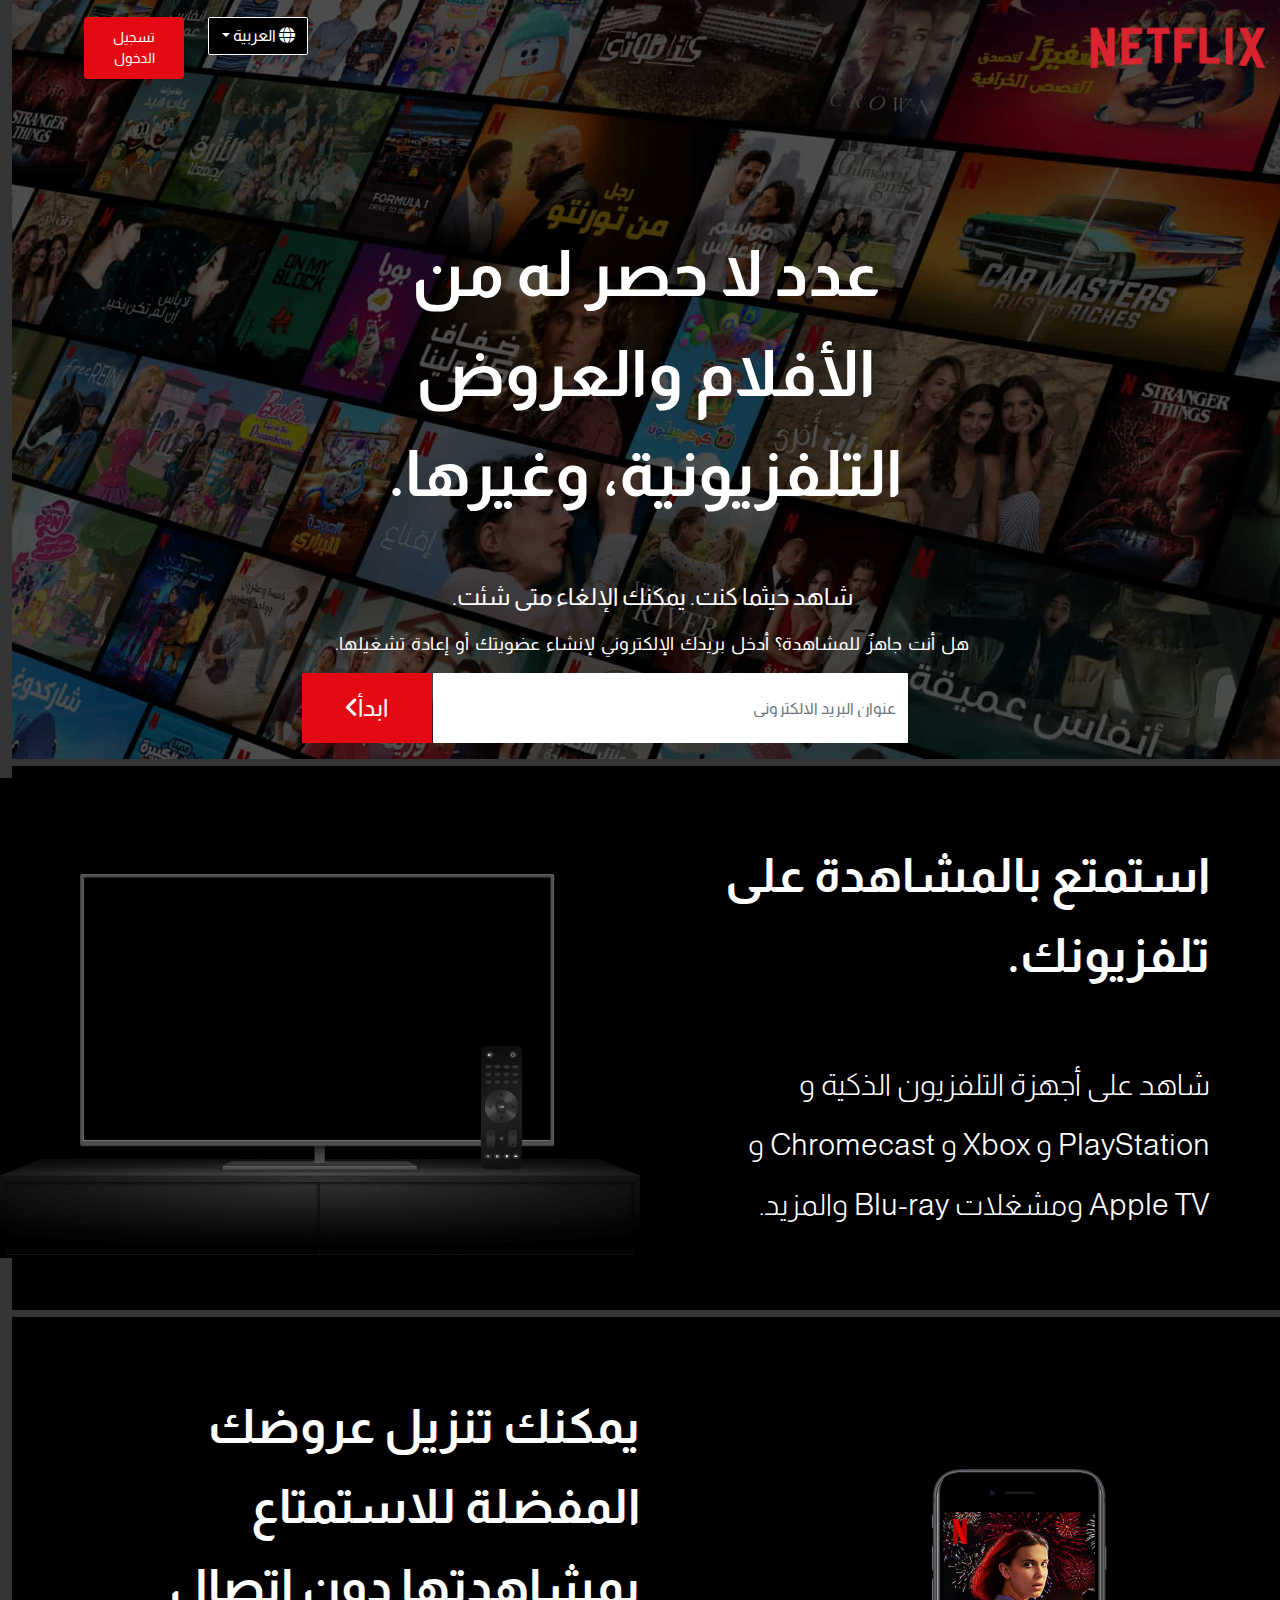
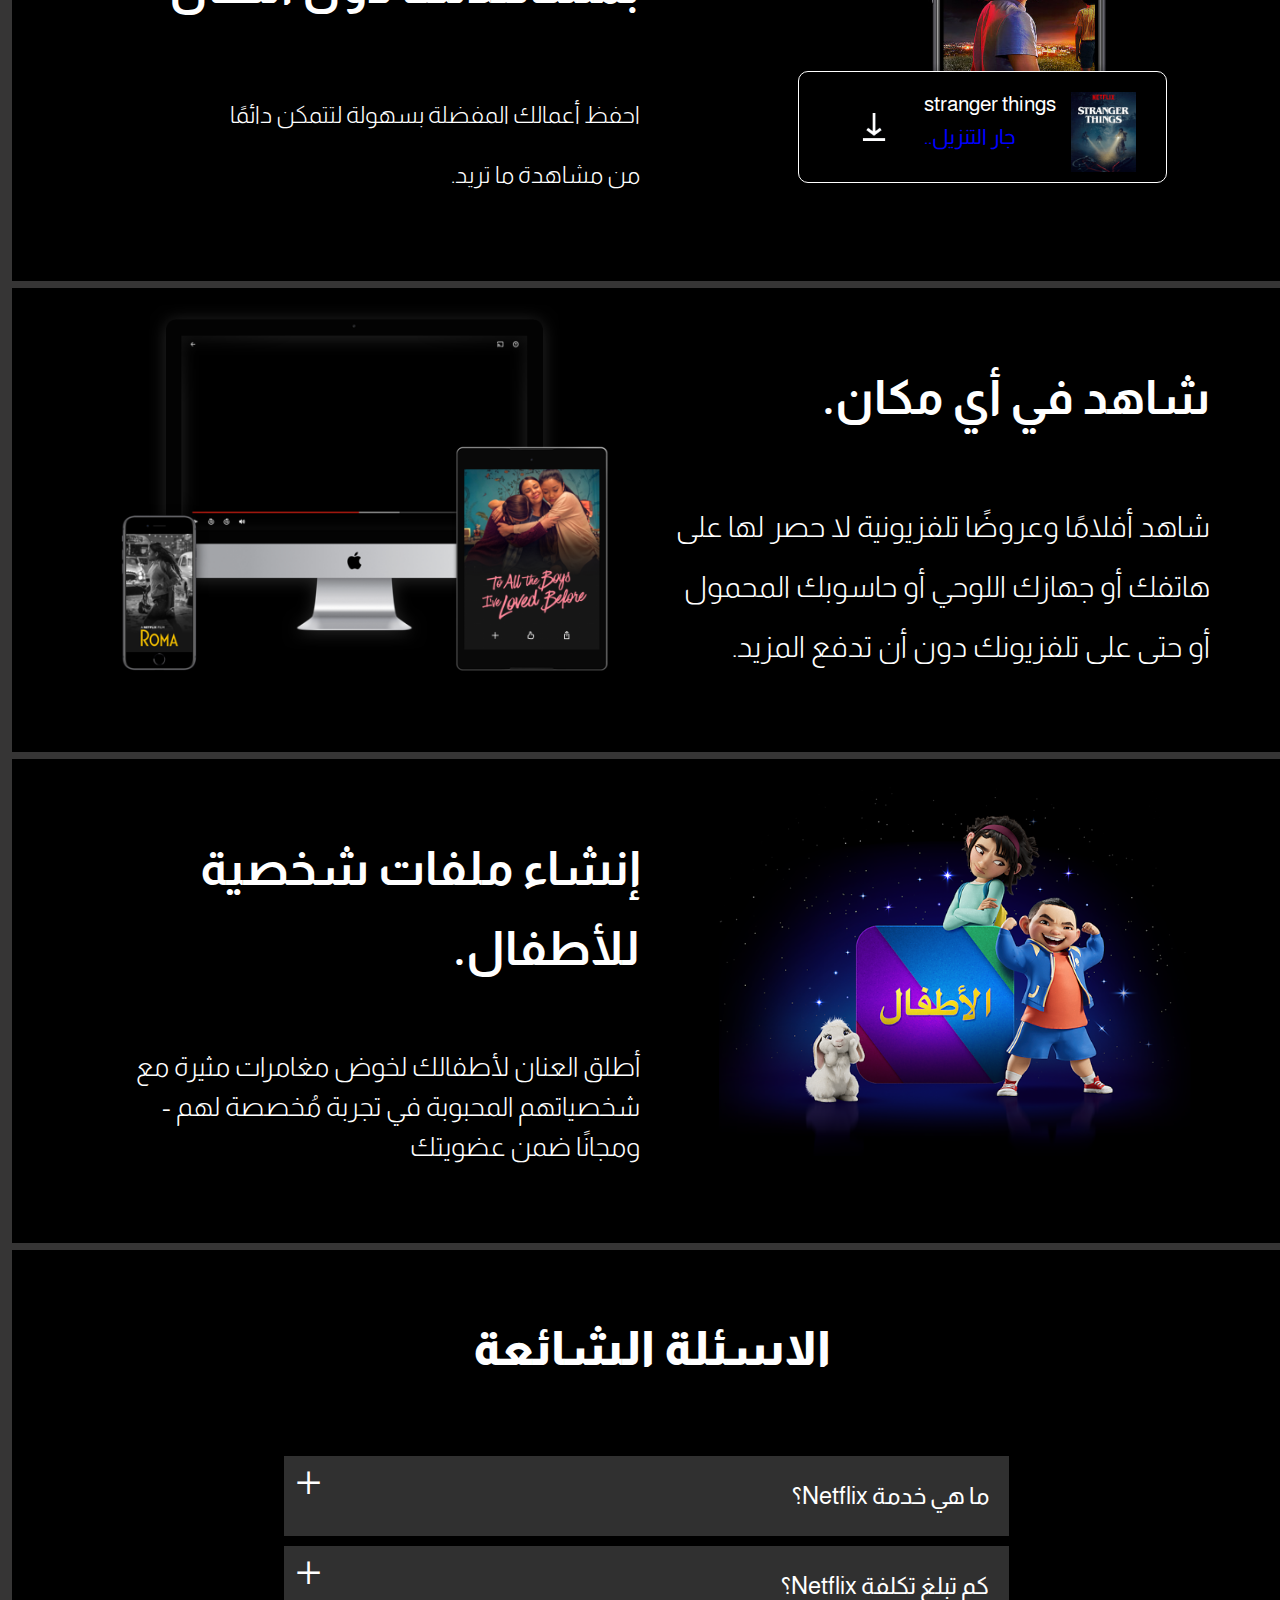
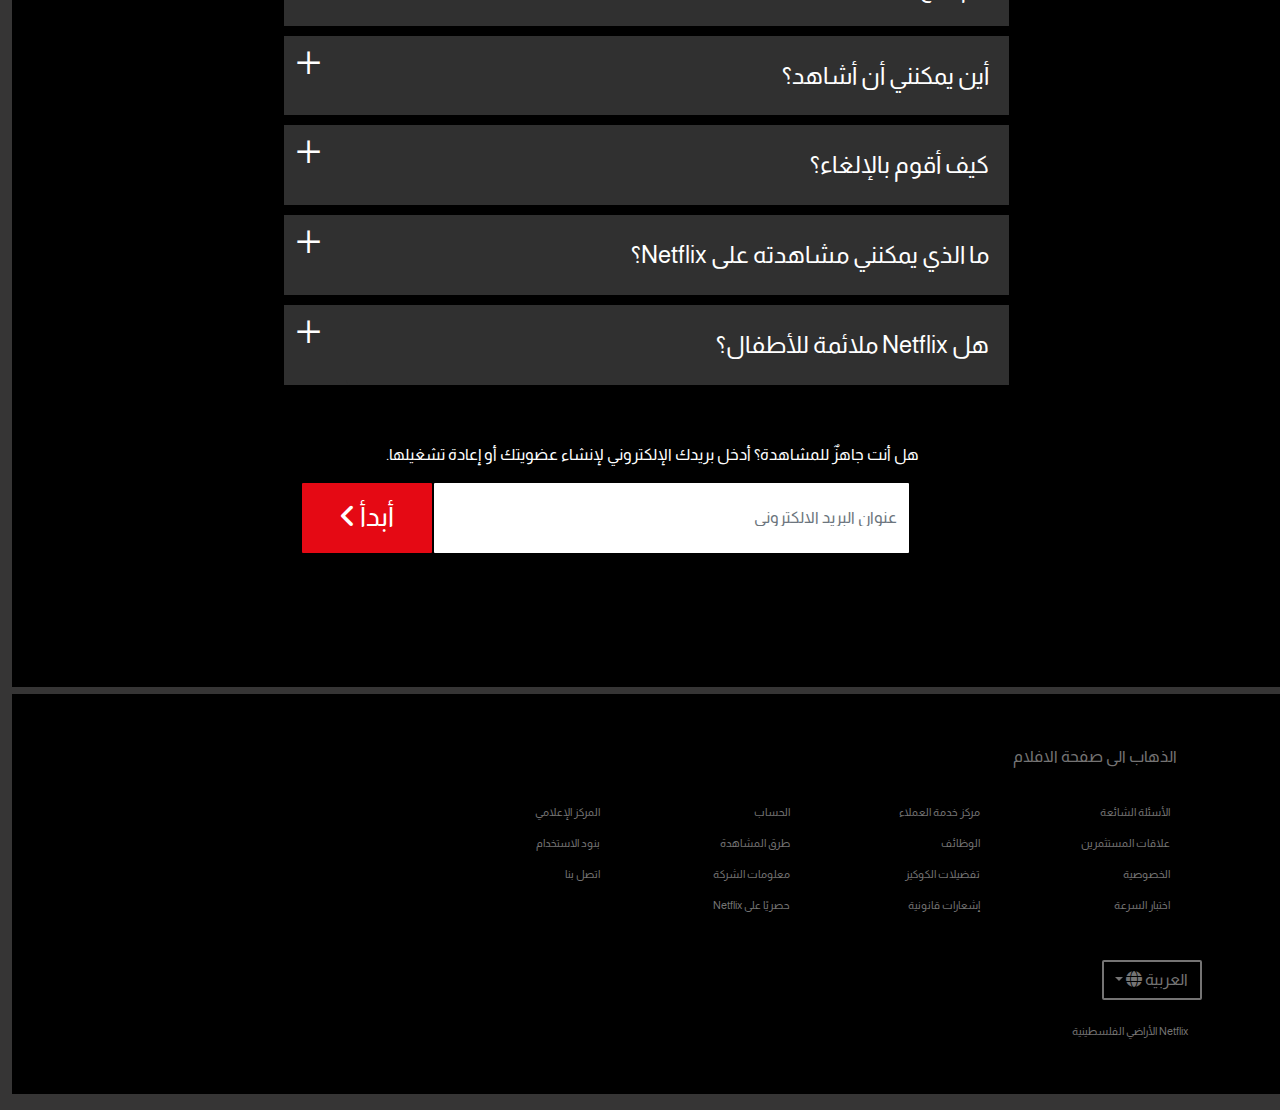
<file: index.html>
<!doctype html>
<html lang="ar">
  <head>
    <meta charset="utf-8">
    <meta name="viewport" content="width=device-width, initial-scale=1">
    <title>netflix</title>
    <!-- font awesome 6 -->
    <link rel="stylesheet" href="css/all.min.css">
    <!-- bootstrap 5 -->
    <link rel="stylesheet" href="css/bootstrap.min.css" >
    <!-- custom css -->
    <link rel="stylesheet" href="css/style.css">
  </head>
  <body>
    <!--start header-->
    <div class="head">
      <div class="head-opcity">
    <!--start nav-->
    <nav class="navbg w-100">
      <div class="row w-100">
        <nav class="navbar">

          <div class="col-md-9 pe-3">
            <img src="img/Logo.png" alt="netflix logo">
          </div>
          <div class="col-md-3">
          <form class="container-fluid justify-content-start d-flex">
            
            <div class="dropdown">
              <button class="lang btn btn-secondary dropdown-toggle mx-4 bg-black" type="button" data-bs-toggle="dropdown" aria-expanded="false">
              <i class="fa-solid fa-globe"></i>  العربية 
              </button>
              <ul class="dropdown-menu dropdown-menu-dark">
                <li><a class="dropdown-item active" href="#"> العربية</a></li>
                <li><a class="dropdown-item" href="#">الانجليزية</a></li>
              </ul>
            </div>
            <a href="signin.html" class="log btn btn-sm btn-outline-secondary ms-5">تسجيل الدخول</a>

          </form>
          </div>
   
        </nav>
      </div>
    </nav>
    <!--end nav-->
    <!--start header-->
    <header class="header vh-md-100 d-flex text-center  w-100 ">
      <div class="header-content text-center  w-100">
      <h1 class="text-center pb-5">عدد لا حصر له من الأفلام والعروض التلفزيونية، وغيرها.</h1>
      <p>شاهد حيثما كنت. يمكنك الإلغاء متى شئت.</p>
      <p>هل أنت جاهزٌ للمشاهدة؟ أدخل بريدك الإلكتروني لإنشاء عضويتك أو إعادة تشغيلها.</p>
      <form class="form d-flex text-center">

        <div class="mb-3 inline-block ">
          <input type="email" class="form-control" id="exampleInputEmail1" aria-describedby="emailHelp" placeholder="عنوان البريد الالكتروني">
        </div>
        <button type="submit" class="btn btn-primary text-center">ابدأ<i class="fa-solid fa-angle-left"></i></button>

      </form>
      </div>
    </header>
    <!--end header-->
    </div>
    </div>
    <!--end head-->

    <!--start enjoy-->
    <section class="enjoy bg-black d-flex ">
      <div class="container">
      <div class="row  align-items-center ">
        <div class="col-md-6 ">

          <h2>استمتع بالمشاهدة على تلفزيونك.</h2>
          <p>
            شاهد على أجهزة التلفزيون الذكية و 
            PlayStation و Xbox و Chromecast و Apple TV ومشغلات Blu-ray والمزيد.
          </p>
        </div>
          <div class="video col-md-6 d-flex pasition-relative bg-danger">
            <div class=" position-absolute">
              <video  autoplay muted loop class="pg-danger">
             <source src= "https://assets.nflxext.com/ffe/siteui/acquisition/ourStory/fuji/desktop/video-tv-0819.m4v" type="video/mp4"></video>
            </div>
            <div class="img position-absolute">
            <img src="img/tv.png" alt="tv">
            </div>
           
          </div>

       </div>
      </div>
    </section>
    <!--end enjoy-->

    <!--start downlad-->
    <section class="downlad bg-black d-flex">
      <div class="container">
        <div class="row  align-items-center">
              <div class="mobile col-md-6 position-relative">
              <img src="img/mobile-0819.jpg" alt="mobile">
              
              <div class="stranger position-absolute d-flex bg-black">
                <div class="box">
                  <img src="img/boxshot.png" alt="">
  
                </div>
                <div class="st">
                  <h3>stranger things</h3>
                  <h4>جار التنزيل..</h4>
                  </div>
                  <div class="down">
                    <img src="img/download-icon.gif" alt="">
                  </div>
              </div>
              </div>
              <div class="col-md-6 content">
                <h2>يمكنك تنزيل عروضك المفضلة للاستمتاع بمشاهدتها دون اتصال</h2>
               <p> احفظ أعمالك المفضلة بسهولة لتتمكن دائمًا من مشاهدة ما تريد.</p>
              </div>
  
           </div>
        </div>
    </section>
    <!--end downlad-->

    <!--start show-->
    <section class="show bg-black d-flex ">
          <div class="container">
          <div class="row  align-items-center ">
            <div class="col-md-6 ">
              <h2>شاهد في أي مكان.</h2>
              <p>
                شاهد أفلامًا وعروضًا تلفزيونية لا حصر لها على هاتفك أو جهازك اللوحي أو حاسوبك المحمول أو حتى على تلفزيونك دون أن تدفع المزيد.
              </p>
            </div>
              <div class="video col-md-6 d-flex pasition-relative bg-danger">
                <div class=" position-absolute">
                  <video  autoplay muted loop class="pg-danger">
                 <source src="https://assets.nflxext.com/ffe/siteui/acquisition/ourStory/fuji/desktop/video-devices.m4v" type="video/mp4"></video>
                </div>
                <div class="img position-absolute">
                <img src="img/device-pile.png" alt="tv">
                </div>
               
              </div>
           
           </div>
          </div>
    </section>
    <!--end enjoy-->

    <!--start Children-->
    <section class="Children bg-black d-flex">
      <div class="container">
        <div class="row  align-items-center ">
          <div class="img col-md-6">
            <img src="img/children.png" alt="tv">
            </div>
            <div class="col-md-6 ">
              <h2>إنشاء ملفات شخصية للأطفال.</h2>        
              <p>أطلق العنان لأطفالك لخوض مغامرات مثيرة مع شخصياتهم المحبوبة في تجربة مُخصصة لهم - ومجانًا ضمن عضويتك</p>
            </div>

         </div>
        </div>
    </section>
    <!--end Children-->

    <!--start question-->
    <section class="question bg-black">
      <div class="container">
       <div class="question-head">
      <h2>الاسئلة الشائعة</h2>
       </div>
       <div class=" question5 accordion  accordion-flush " id="accordionFlushExample">

      <div class="accordion-item" >
        <div class="row">
          <div class="col-11">
          <h2 class="accordion-header" id="flush-headingOne">
            
            <button class="accordion-button collapsed" type="button" data-bs-toggle="collapse" data-bs-target="#flush-collapseOne" aria-expanded="false" aria-controls="flush-collapseOne">
            ما هي خدمة Netflix؟
            </button>
          </h2>
          </div>
          <div class="col-1">
            <i class="fa-solid fa-plus"></i>         
          </div>
        </div>
          <div id="flush-collapseOne" class="accordion-collapse collapse bg-black" aria-labelledby="flush-headingOne" data-bs-parent="#accordionFlushExample">
            <div class="accordion-body">
              <p class="fs-4">Netflix هي خدمة بث تقدّم مجموعة متنوعة من العروض التلفزيونية والأفلام وأعمال الأنيمي الوثائقيات وغيرها من الأعمال الحائزة على جوائز من خلال الآلاف من الأجهزة المتصلة بالإنترنت.</p>
              <p class="fs-4">ويمكنك مشاهدة كل ما تريد وقتما تشاء، بدون إعلانات تجارية - وكل ذلك مقابل سعر شهري منخفض. ستجد دومًا شيئًا جديدًا لتكتشفه، حيث يتم إضافة عروض تلفزيونية وأفلام جديدة كل أسبوع!</p>
            </div>
          </div>
      </div>
    
      <div class="accordion-item">
        <div class="row">
          <div class="col-11">
        <h2 class="accordion-header" id="flush-headingTwo">
          <button class="accordion-button collapsed" type="button" data-bs-toggle="collapse" data-bs-target="#flush-collapseTwo" aria-expanded="false" aria-controls="flush-collapseTwo">
            كم تبلغ تكلفة Netflix؟
          </button>
        </h2>
        </div>
        <div class="col-1">
          <i class="fa-solid fa-plus"></i>         
        </div>
        </div>
        <div id="flush-collapseTwo" class="accordion-collapse collapse" aria-labelledby="flush-headingTwo" data-bs-parent="#accordionFlushExample">
          <div class="accordion-body">
            <p class="fs-4">شاهد Netflix على هاتفك الذكي أو الكمبيوتر اللوحي أو التلفزيون الذكي أو الكمبيوتر المحمول أو جهاز البث، وكل ذلك مقابل رسم شهري ثابت. تتراوح أسعار الخطط بين US$ 7.99 و US$ 11.99 في الشهر. بدون تكلفة إضافية، وبدون عقود.</p>
          </div>
        </div>
      </div>

      <div class="accordion-item">
        <div class="row">
          <div class="col-11">
        <h2 class="accordion-header" id="flush-headingThree">
          <button class="accordion-button collapsed" type="button" data-bs-toggle="collapse" data-bs-target="#flush-collapseThree" aria-expanded="false" aria-controls="flush-collapseThree">
            أين يمكنني أن أشاهد؟
          </button>
        </h2>
        </div>
        <div class="col-1">
          <i class="fa-solid fa-plus"></i>         

        </div>
        <div id="flush-collapseThree" class="accordion-collapse collapse" aria-labelledby="flush-headingThree" data-bs-parent="#accordionFlushExample">
          <div class="accordion-body">
            <p class="fs-4">استمتع بالمشاهدة حيثما شئت ووقتما شئت. سجّل الدخول باستخدام حسابك على Netflix لتستمع بالمشاهدة الفورية على الويب عبر الموقع الإلكتروني netflix.com من الكمبيوتر الشخصي أو على أي جهاز متصل بالإنترنت مثبت عليه تطبيق Netflix، مثل أجهزة التلفزيون الذكية أو الهواتف الذكية أو أجهزة الكمبيوتر اللوحية أو مشغلات بث الوسائط أو أجهزة التحكم بالألعاب.</p>
            <p class="fs-4">يمكنك أيضًا تنزيل عروضك المُفضلة عبر التطبيق الذي يعمل على أنظمة التشغيل iOS أو Android أو Windows 10. استخدم ميزة التنزيلات للمشاهدة أثناء التنقل، دون الحاجة إلى الاتصال بالإنترنت. اصطحب NETFLIX معك حيثما شئت.</p>
          </div>
        </div>
        </div>
      </div>

      <div class="accordion-item">
        <div class="row">
          <div class="col-11">
        <h2 class="accordion-header" id="flush-headingFour">
          <button class="accordion-button collapsed" type="button" data-bs-toggle="collapse" data-bs-target="#flush-collapseFour" aria-expanded="false" aria-controls="flush-collapseFour">
            كيف أقوم بالإلغاء؟
          </button>
        </h2>
        </div>
        <div class="col-1">
          <i class="fa-solid fa-plus"></i>         

        </div>
        <div id="flush-collapseFour" class="accordion-collapse collapse" aria-labelledby="flush-headingFour data-bs-parent=" data-bs-parent="#accordionFlushExample"
          <div class="accordion-body">
            <p class="fs-4">تتسم خدمة Netflix بالمرونة. بلا عقود مزعجة وبلا التزامات. يمكنك إلغاء حسابك بكل سهولة عبر الإنترنت بنقرتين. لا رسوم للإلغاء، قم ببدء حسابك أو إيقافه في أي وقت.</p>           
          </div>
          </div>
      </div>

      <div class="accordion-item">
        <div class="row">
          <div class="col-11">
          <h2 class="accordion-header" id="flush-headingFive">
            <button class="accordion-button collapsed" type="button" data-bs-toggle="collapse" data-bs-target="#flush-collapseFive" aria-expanded="false" aria-controls="flush-collapseFive">
              ما الذي يمكنني مشاهدته على Netflix؟            
            </button>
          </h2>
          </div>
          <div class="col-1">
            <i class="fa-solid fa-plus"></i>         

          </div>
          </div>
          <div id="flush-collapseFive" class="accordion-collapse collapse" aria-labelledby="flush-headingFive data-bs-parent=" data-bs-parent="#accordionFlushExample">
            <div class="accordion-body">
             <p class="fs-4">تتوفر لدى Netflix مكتبة ضخمة من الأفلام الروائية والوثائقيات والعروض التلفزيونية والأنيمي وأعمال Netflix الأصلية الحائزة على الجوائز، وغيرها الكثير. شاهد كل ما تريد، متى شئت.</p>            
            </div>
          
           </div>
      </div>  

      <div class="accordion-item">
        <div class="row">
          <div class="col-11">
            <h2 class="accordion-header" id="flush-headingSix">
              <button class="accordion-button collapsed" type="button" data-bs-toggle="collapse" data-bs-target="#flush-collapseSix" aria-expanded="false" aria-controls="flush-collapseSix">
                هل Netflix ملائمة للأطفال؟             
               </button>
            </h2>
            </div>
            <div class="col-1">
              <i class="fa-solid fa-plus"></i>         

            </div>
          </div>
            <div id="flush-collapseSix" class="accordion-collapse collapse" aria-labelledby="flush-headingSix data-bs-parent=" data-bs-parent="#accordionFlushExample">
              <div class="accordion-body">
                <p class="fs-4">تمنح تجربة Netflix للأطفال، والمُندرجة ضمن عضويتك، الأهل إمكانية التحكم بما يشاهده الأطفال خلال استمتاعهم بمشاهدة العروض التلفزيونية والأفلام الملائمة لجميع أفراد العائلة ضمن الملف الشخصي المُخصص لهم.</p>
                
                <p class="fs-4">وبفضل عناصر الرقابة الأبوية المحمية برمز PIN للملفات الشخصية للأطفال، يستطيع الأهل تقييد المحتوى الذي يمكن للأطفال مشاهدته وفق تصنيف نضج معين، فضلًا عن حظر عناوين محددة لا يرغب الأهل أن يشاهدها الأطفال.</p>
       
             </div>  
            </div>
     </div>
       </div>
       <div class="email pt-5 pb-5">
        <p class="text-center">هل أنت جاهزٌ للمشاهدة؟ أدخل بريدك الإلكتروني لإنشاء عضويتك أو إعادة تشغيلها.</p>

        <form class="form d-flex">
          <div class="mb-3 inline-block ">
            <input type="email" class="form-control" id="exampleInputEmail1" aria-describedby="emailHelp" placeholder="عنوان البريد الالكتروني">
          </div>
          <button type="submit" class="btn btn-primary text-center">    أبدأ    <i class="fa-solid fa-angle-left"></i></button>
 
        </form>
       </div>
      </div>
    </section>
    <!--end question-->

    <!--start footer-->
    <section class="footer">
      <div class="container">
      <div class="cal pb-4 pt-5">
        <a href="home.html">الذهاب الى صفحة الافلام  </a>
      </div>
      <div class="row">
        <div class="col-md-2">
          <ul>
            <li><a href="">الأسئلة الشائعة</a></li>
            <li><a href="">علاقات المستثمرين</a></li>
            <li><a href="">الخصوصية</a></li>
            <li><a href="">اختبار السرعة</a></li>
          </ul>
        </div>
        <div class="col-md-2">
          <ul>
          <li><a href="">مركز خدمة العملاء</a></li>
          <li><a href="">الوظائف</a></li>
          <li><a href="">تفضيلات الكوكيز</a></li>
          <li><a href="">إشعارات قانونية</a></li>
          </ul>
        </div>

        <div class="col-md-2">
          <ul>
            <li><a href="">الحساب</a></li>
            <li><a href="">طرق المشاهدة</a></li>
            <li><a href="">معلومات الشركة</a></li>
            <li><a href="">حصريًا على Netflix</a></li>
          </ul>
        </div>
        <div class="col-md-2">
          <ul>
            <li><a href="">المركز الإعلامي</a></li>
            <li><a href="">بنود الاستخدام</a></li>
            <li><a href="">اتصل بنا</a></li>
          </ul>
        </div>

      </div>
      <form class="container-fluid justify-content-end d-flex pt-4">
        <div class="dropdown">
          <button class="lang btn btn-secondary dropdown-toggle mx-4 bg-black" type="button" data-bs-toggle="dropdown" aria-expanded="false">
            العربية <i class="fa-solid fa-globe"></i>
          </button>
          <ul class="dropdown-menu dropdown-menu-dark">
            <li><a class="dropdown-item active" href="#"> العربية</a></li>
            <li><a class="dropdown-item" href="#">الانجليزية</a></li>
          </ul>
        </div>
      </form>
      <p class="pt-3 pb-5">Netflix الأراضي الفلسطينية</p>
      </div>
    </section>
    <!--end footer-->

    <!-- bootstrap 5 -->
    <script src="js/bootstrap.bundle.min.js"></script>
  </body>
</html>
</file>
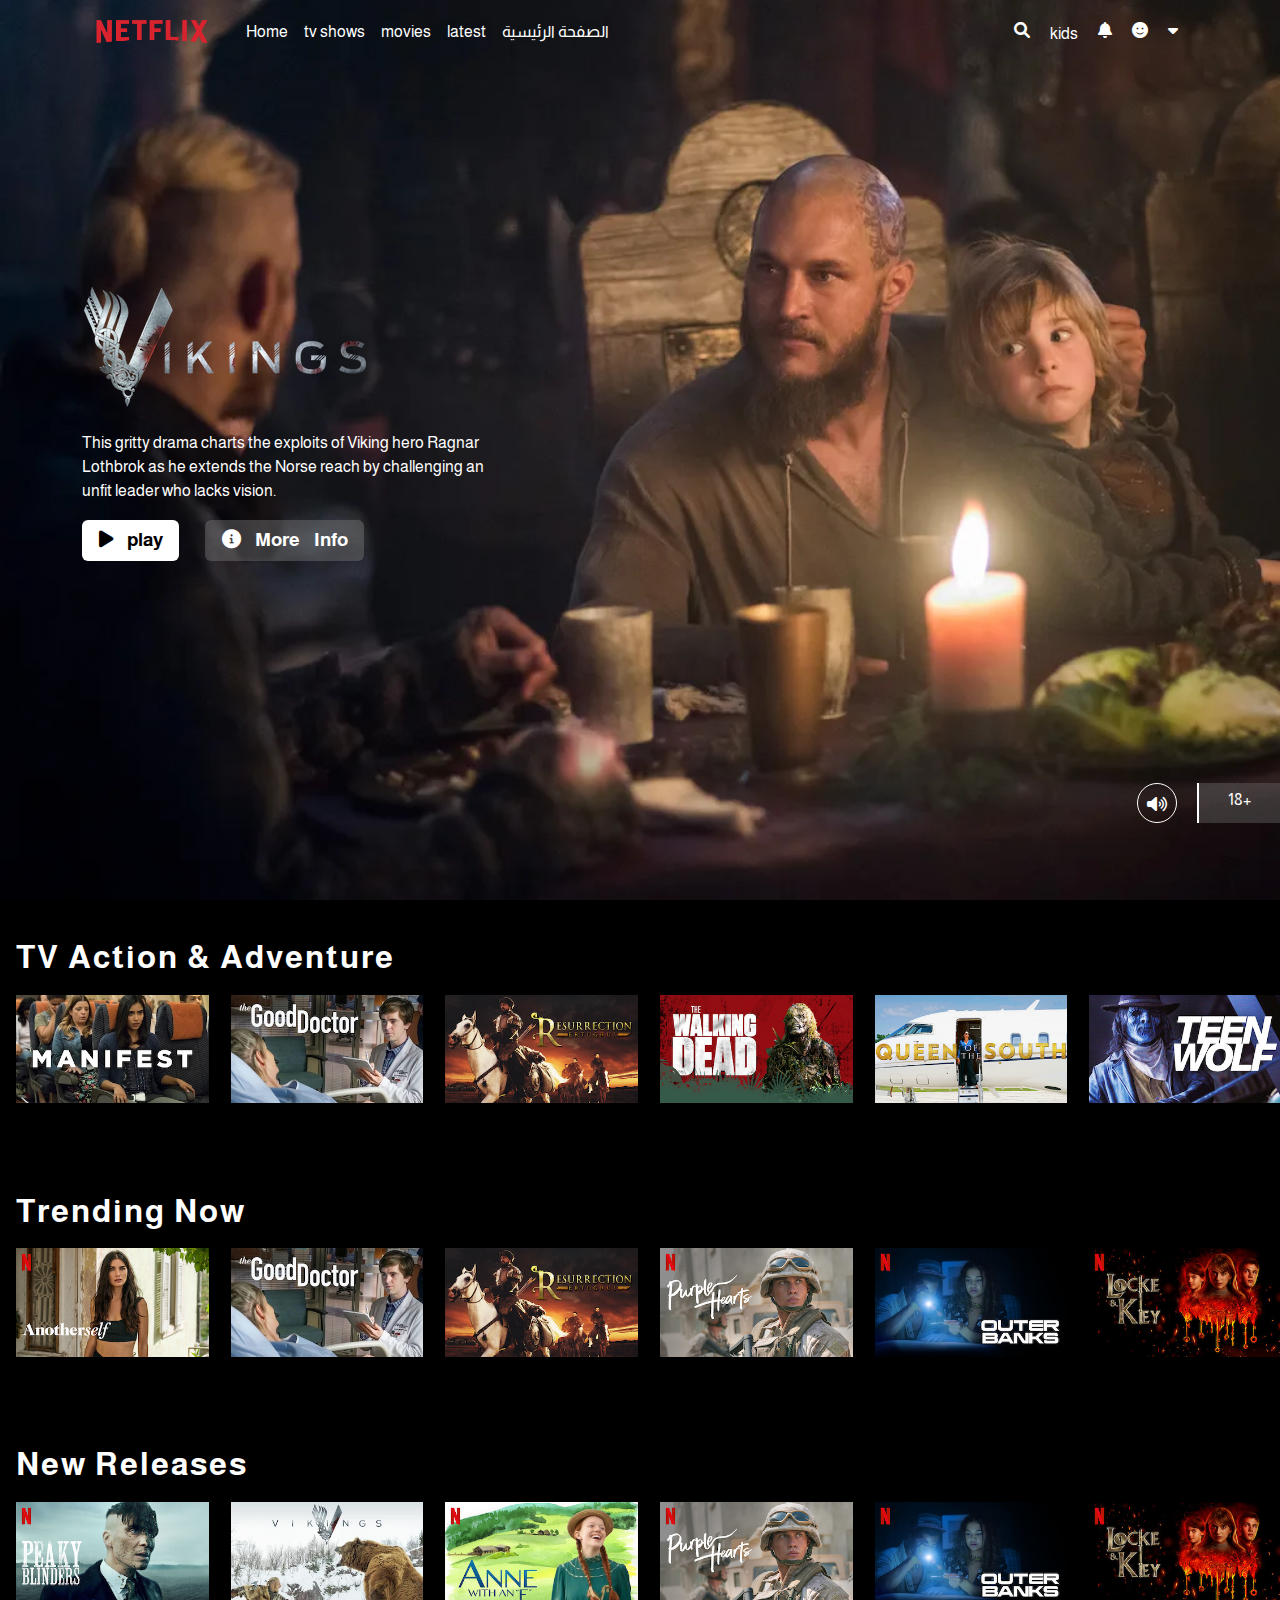
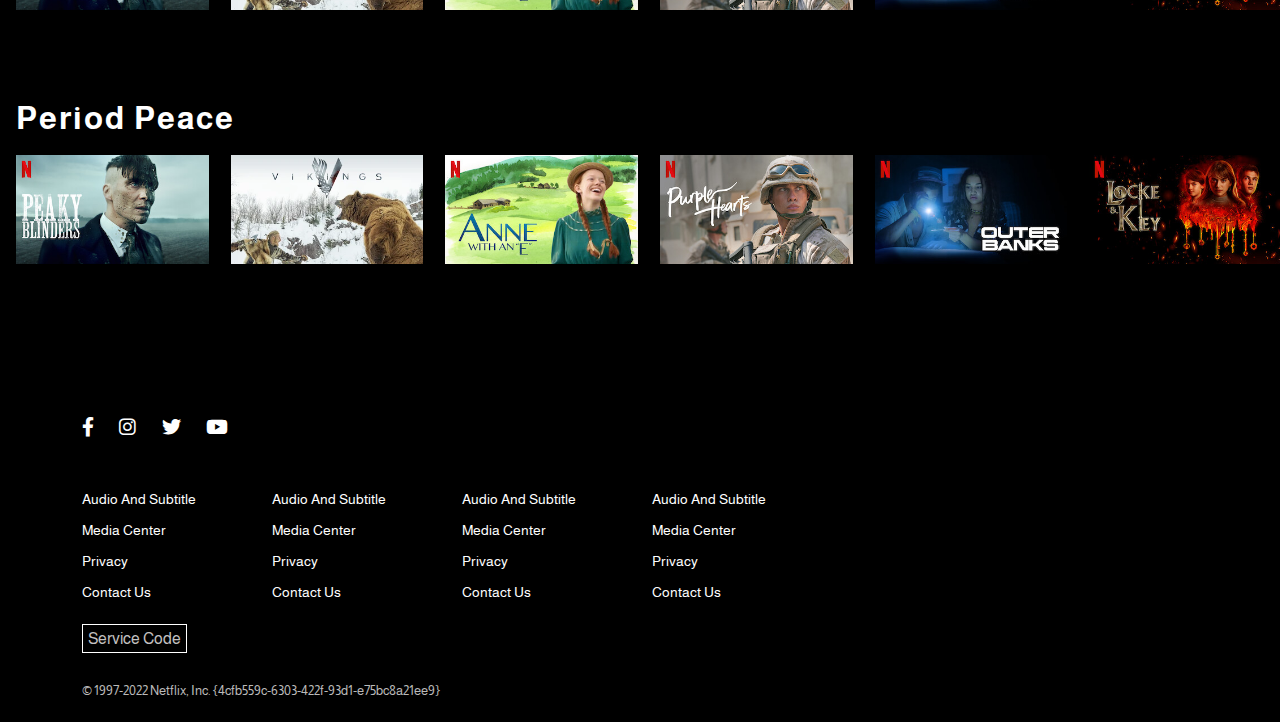
<file: home.html>
<!doctype html>
<html lang="ar">
  <head>
    <meta charset="utf-8">
    <meta name="viewport" content="width=device-width, initial-scale=1">
    <title>home</title>
    <!-- font awesome 6 -->
    <link rel="stylesheet" href="css/all.min.css">
    <!-- bootstrap 5 -->
    <link rel="stylesheet" href="css/bootstrap.min.css" >
    <!-- custom css -->
    <link rel="stylesheet" href="css/styleH.css">
  </head>
  <body>
    <!--start header-->
    <header class="header vh-100">
      <nav class="navbar navbar-expand-lg ">
        <div class="container">
          <a class="navbar-brand" href="index.html"><img src="img/Logo.png" alt=""></a>

          <div class="collapse navbar-collapse" id="navbarSupportedContent">
            <ul class="navbar-nav me-auto mb-2 mb-lg-0">
              <li class="nav-item">
                <a class="nav-link active" aria-current="page" href="#">Home</a>
              </li>
              <li class="nav-item">
                <a class="nav-link active" href="#">tv shows</a>
              </li>
              <li class="nav-item">
                <a class="nav-link active" href="#">movies</a>
              </li>
              <li class="nav-item">
                <a class="nav-link active" href="#">latest</a>
              </li>
              <li class="nav-item">
                <a class="nav-link active" href="index.html">الصفحة الرئيسية</a>
              </li>
            </ul>
            <div class="nav-icons d-flex">
              <i class="fa-solid fa-magnifying-glass"></i>
              <p>kids</p>
              <i class="fa-solid fa-bell"></i>
              <i class="fa-solid fa-face-smile"></i>
              <i class="fa-solid fa-caret-down"></i>
            </div>
          </div>
        </div>
      </nav>
      <div class="header-content align-items-center d-flex">
        <div class="container">
        <img src="img/logomovie.webp" alt="">
        <p class="w-sm-100 bg-sm-danger">This gritty drama charts the exploits of Viking hero Ragnar Lothbrok as he extends the Norse reach by challenging an unfit leader who lacks vision.</p>
        <div class="d-grid gap-2 d-md-block">
          <button class="btn btn-primary play" type="button"> <i class="fa-solid fa-play"></i>  play</button>
          <button class="btn btn-primary info" type="button"><i class="fa-solid fa-circle-info"></i> More Info</button>
        </div>
      </div>
      </div>
      <div class="header-footer d-flex">
        <div class="age">+18</div>
      
        <div class="volume">
          <i class="fa-solid fa-volume-high"></i>
          </div>
      </div>
      
    </header>
    <!--end header-->
    <!--start movies-->
    <div class="movies tv ps-3">
      <div class="movies-content row">
      <h2>TV Action & Adventure</h2>
      <div class="card col-md-2">
        <img src="img/movies/1.webp" class="card-img-top" alt="...">
        <div class="card-body">
          <div class="card-icons row">
            <div class="col-10">
            <i class="fa-solid fa-circle-play"></i>
            <i class="fa-solid fa-thumbs-up"></i>
            <i class="fa-solid fa-plus"></i>
            </div>
            <div class="col-2">
            <i class="fa-solid fa-angle-down"></i>
            </div>
          </div>
          <div class="card-match">
            <span class="match">97% match</span>
            <span class="16">16+</span>
            <span class="session"> 5 session</span>
          </div>
          <p>Rousing Susbensful Ebic</p>
        </div>
      </div>
      <div class="card col-md-2">
        <img src="img/movies/2.webp" class="card-img-top" alt="...">
        <div class="card-body">
          <div class="card-icons row">
            <div class="col-10">
            <i class="fa-solid fa-circle-play"></i>
            <i class="fa-solid fa-thumbs-up"></i>
            <i class="fa-solid fa-plus"></i>
            </div>
            <div class="col-2">
            <i class="fa-solid fa-angle-down"></i>
            </div>
          </div>
          <div class="card-match">
            <span class="match">97% match</span>
            <span class="16">16+</span>
            <span class="session"> 5 session</span>
          </div>
          <p>Rousing Susbensful Ebic</p>
        </div>
      </div>
      <div class="card col-md-2">
        <img src="img/movies/3.jpg" class="card-img-top" alt="...">
        <div class="card-body">
          <div class="card-icons row">
            <div class="col-10">
            <i class="fa-solid fa-circle-play"></i>
            <i class="fa-solid fa-thumbs-up"></i>
            <i class="fa-solid fa-plus"></i>
            </div>
            <div class="col-2">
            <i class="fa-solid fa-angle-down"></i>
            </div>
          </div>
          <div class="card-match">
            <span class="match">97% match</span>
            <span class="16">16+</span>
            <span class="session"> 5 session</span>
          </div>
          <p>Rousing Susbensful Ebic</p>
        </div>
      </div>
      <div class="card col-md-2">
        <img src="img/movies/4.jpg" class="card-img-top" alt="...">
        <div class="card-body">
          <div class="card-icons row">
            <div class="col-10">
            <i class="fa-solid fa-circle-play"></i>
            <i class="fa-solid fa-thumbs-up"></i>
            <i class="fa-solid fa-plus"></i>
            </div>
            <div class="col-2">
            <i class="fa-solid fa-angle-down"></i>
            </div>
          </div>
          <div class="card-match">
            <span class="match">97% match</span>
            <span class="16">16+</span>
            <span class="session"> 5 session</span>
          </div>
          <p>Rousing Susbensful Ebic</p>
        </div>
      </div>
      <div class="card col-md-2">
        <img src="img/movies/5.jpg" class="card-img-top" alt="...">
        <div class="card-body">
          <div class="card-icons row">
            <div class="col-10">
            <i class="fa-solid fa-circle-play"></i>
            <i class="fa-solid fa-thumbs-up"></i>
            <i class="fa-solid fa-plus"></i>
            </div>
            <div class="col-2">
            <i class="fa-solid fa-angle-down"></i>
            </div>
          </div>
          <div class="card-match">
            <span class="match">97% match</span>
            <span class="16">16+</span>
            <span class="session"> 5 session</span>
          </div>
          <p>Rousing Susbensful Ebic</p>
        </div>
      </div>
      <div class="card col-md-2">
        <img src="img/movies/6.jpg" class="card-img-top" alt="...">
        <div class="card-body">
          <div class="card-icons row">
            <div class="col-10">
            <i class="fa-solid fa-circle-play"></i>
            <i class="fa-solid fa-thumbs-up"></i>
            <i class="fa-solid fa-plus"></i>
            </div>
            <div class="col-2">
            <i class="fa-solid fa-angle-down"></i>
            </div>
          </div>
          <div class="card-match">
            <span class="match">97% match</span>
            <span class="16">16+</span>
            <span class="session"> 5 session</span>
          </div>
          <p>Rousing Susbensful Ebic</p>
        </div>
      </div>
      </div>
    </div>
    <div class="movies ps-3">
      <div class="movies-content row">
      <h2>Trending Now </h2>
      <div class="card col-md-2">
        <img src="img/movies/7 (4).jpg" class="card-img-top" alt="...">
        <div class="card-body">
          <div class="card-icons row">
            <div class="col-10">
            <i class="fa-solid fa-circle-play"></i>
            <i class="fa-solid fa-thumbs-up"></i>
            <i class="fa-solid fa-plus"></i>
            </div>
            <div class="col-2">
            <i class="fa-solid fa-angle-down"></i>
            </div>
          </div>
          <div class="card-match">
            <span class="match">97% match</span>
            <span class="16">16+</span>
            <span class="session"> 5 session</span>
          </div>
          <p>Rousing Susbensful Ebic</p>
        </div>
      </div>
      <div class="card col-md-2">
        <img src="img/movies/2.webp" class="card-img-top" alt="...">
        <div class="card-body">
          <div class="card-icons row">
            <div class="col-10">
            <i class="fa-solid fa-circle-play"></i>
            <i class="fa-solid fa-thumbs-up"></i>
            <i class="fa-solid fa-plus"></i>
            </div>
            <div class="col-2">
            <i class="fa-solid fa-angle-down"></i>
            </div>
          </div>
          <div class="card-match">
            <span class="match">97% match</span>
            <span class="16">16+</span>
            <span class="session"> 5 session</span>
          </div>
          <p>Rousing Susbensful Ebic</p>
        </div>
      </div>
      <div class="card col-md-2">
        <img src="img/movies/3.jpg" class="card-img-top" alt="...">
        <div class="card-body">
          <div class="card-icons row">
            <div class="col-10">
            <i class="fa-solid fa-circle-play"></i>
            <i class="fa-solid fa-thumbs-up"></i>
            <i class="fa-solid fa-plus"></i>
            </div>
            <div class="col-2">
            <i class="fa-solid fa-angle-down"></i>
            </div>
          </div>
          <div class="card-match">
            <span class="match">97% match</span>
            <span class="16">16+</span>
            <span class="session"> 5 session</span>
          </div>
          <p>Rousing Susbensful Ebic</p>
        </div>
      </div>
      <div class="card col-md-2">
        <img src="img/movies/7 (1).jpg" class="card-img-top" alt="...">
        <div class="card-body">
          <div class="card-icons row">
            <div class="col-10">
            <i class="fa-solid fa-circle-play"></i>
            <i class="fa-solid fa-thumbs-up"></i>
            <i class="fa-solid fa-plus"></i>
            </div>
            <div class="col-2">
            <i class="fa-solid fa-angle-down"></i>
            </div>
          </div>
          <div class="card-match">
            <span class="match">97% match</span>
            <span class="16">16+</span>
            <span class="session"> 5 session</span>
          </div>
          <p>Rousing Susbensful Ebic</p>
        </div>
      </div>
      <div class="card col-md-2">
        <img src="img/movies/7 (2).jpg" class="card-img-top" alt="...">
        <div class="card-body">
          <div class="card-icons row">
            <div class="col-10">
            <i class="fa-solid fa-circle-play"></i>
            <i class="fa-solid fa-thumbs-up"></i>
            <i class="fa-solid fa-plus"></i>
            </div>
            <div class="col-2">
            <i class="fa-solid fa-angle-down"></i>
            </div>
          </div>
          <div class="card-match">
            <span class="match">97% match</span>
            <span class="16">16+</span>
            <span class="session"> 5 session</span>
          </div>
          <p>Rousing Susbensful Ebic</p>
        </div>
      </div>
      <div class="card col-md-2">
        <img src="img/movies/7 (3).jpg" class="card-img-top" alt="...">
        <div class="card-body">
          <div class="card-icons row">
            <div class="col-10">
            <i class="fa-solid fa-circle-play"></i>
            <i class="fa-solid fa-thumbs-up"></i>
            <i class="fa-solid fa-plus"></i>
            </div>
            <div class="col-2">
            <i class="fa-solid fa-angle-down"></i>
            </div>
          </div>
          <div class="card-match">
            <span class="match">97% match</span>
            <span class="16">16+</span>
            <span class="session"> 5 session</span>
          </div>
          <p>Rousing Susbensful Ebic</p>
        </div>
      </div>
      </div>
    </div>
    <div class="movies ps-3">
      <div class="movies-content row">
      <h2>New Releases</h2>
      <div class="card col-md-2">
        <img src="img/movies/1.jpg" class="card-img-top" alt="...">
        <div class="card-body">
          <div class="card-icons row">
            <div class="col-10">
            <i class="fa-solid fa-circle-play"></i>
            <i class="fa-solid fa-thumbs-up"></i>
            <i class="fa-solid fa-plus"></i>
            </div>
            <div class="col-2">
            <i class="fa-solid fa-angle-down"></i>
            </div>
          </div>
          <div class="card-match">
            <span class="match">97% match</span>
            <span class="16">16+</span>
            <span class="session"> 5 session</span>
          </div>
          <p>Rousing Susbensful Ebic</p>
        </div>
      </div>
      <div class="card col-md-2">
        <img src="img/movies/2 (2).webp" class="card-img-top" alt="...">
        <div class="card-body">
          <div class="card-icons row">
            <div class="col-10">
            <i class="fa-solid fa-circle-play"></i>
            <i class="fa-solid fa-thumbs-up"></i>
            <i class="fa-solid fa-plus"></i>
            </div>
            <div class="col-2">
            <i class="fa-solid fa-angle-down"></i>
            </div>
          </div>
          <div class="card-match">
            <span class="match">97% match</span>
            <span class="16">16+</span>
            <span class="session"> 5 session</span>
          </div>
          <p>Rousing Susbensful Ebic</p>
        </div>
      </div>
      <div class="card col-md-2">
        <img src="img/movies/3 (1).jpg" class="card-img-top" alt="...">
        <div class="card-body">
          <div class="card-icons row">
            <div class="col-10">
            <i class="fa-solid fa-circle-play"></i>
            <i class="fa-solid fa-thumbs-up"></i>
            <i class="fa-solid fa-plus"></i>
            </div>
            <div class="col-2">
            <i class="fa-solid fa-angle-down"></i>
            </div>
          </div>
          <div class="card-match">
            <span class="match">97% match</span>
            <span class="16">16+</span>
            <span class="session"> 5 session</span>
          </div>
          <p>Rousing Susbensful Ebic</p>
        </div>
      </div>
      <div class="card col-md-2">
        <img src="img/movies/7 (1).jpg" class="card-img-top" alt="...">
        <div class="card-body">
          <div class="card-icons row">
            <div class="col-10">
            <i class="fa-solid fa-circle-play"></i>
            <i class="fa-solid fa-thumbs-up"></i>
            <i class="fa-solid fa-plus"></i>
            </div>
            <div class="col-2">
            <i class="fa-solid fa-angle-down"></i>
            </div>
          </div>
          <div class="card-match">
            <span class="match">97% match</span>
            <span class="16">16+</span>
            <span class="session"> 5 session</span>
          </div>
          <p>Rousing Susbensful Ebic</p>
        </div>
      </div>
      <div class="card col-md-2">
        <img src="img/movies/7 (2).jpg" class="card-img-top" alt="...">
        <div class="card-body">
          <div class="card-icons row">
            <div class="col-10">
            <i class="fa-solid fa-circle-play"></i>
            <i class="fa-solid fa-thumbs-up"></i>
            <i class="fa-solid fa-plus"></i>
            </div>
            <div class="col-2">
            <i class="fa-solid fa-angle-down"></i>
            </div>
          </div>
          <div class="card-match">
            <span class="match">97% match</span>
            <span class="16">16+</span>
            <span class="session"> 5 session</span>
          </div>
          <p>Rousing Susbensful Ebic</p>
        </div>
      </div>
      <div class="card col-md-2">
        <img src="img/movies/7 (3).jpg" class="card-img-top" alt="...">
        <div class="card-body">
          <div class="card-icons row">
            <div class="col-10">
            <i class="fa-solid fa-circle-play"></i>
            <i class="fa-solid fa-thumbs-up"></i>
            <i class="fa-solid fa-plus"></i>
            </div>
            <div class="col-2">
            <i class="fa-solid fa-angle-down"></i>
            </div>
          </div>
          <div class="card-match">
            <span class="match">97% match</span>
            <span class="16">16+</span>
            <span class="session"> 5 session</span>
          </div>
          <p>Rousing Susbensful Ebic</p>
        </div>
      </div>
      </div>
    </div>
    <div class="movies ps-3">
      <div class="movies-content row">
      <h2>Period Peace 
      </h2>
      <div class="card col-md-2">
        <img src="img/movies/1.jpg" class="card-img-top" alt="...">
        <div class="card-body">
          <div class="card-icons row">
            <div class="col-10">
            <i class="fa-solid fa-circle-play"></i>
            <i class="fa-solid fa-thumbs-up"></i>
            <i class="fa-solid fa-plus"></i>
            </div>
            <div class="col-2">
            <i class="fa-solid fa-angle-down"></i>
            </div>
          </div>
          <div class="card-match">
            <span class="match">97% match</span>
            <span class="16">16+</span>
            <span class="session"> 5 session</span>
          </div>
          <p>Rousing Susbensful Ebic</p>
        </div>
      </div>
      <div class="card col-md-2">
        <img src="img/movies/2 (2).webp" class="card-img-top" alt="...">
        <div class="card-body">
          <div class="card-icons row">
            <div class="col-10">
            <i class="fa-solid fa-circle-play"></i>
            <i class="fa-solid fa-thumbs-up"></i>
            <i class="fa-solid fa-plus"></i>
            </div>
            <div class="col-2">
            <i class="fa-solid fa-angle-down"></i>
            </div>
          </div>
          <div class="card-match">
            <span class="match">97% match</span>
            <span class="16">16+</span>
            <span class="session"> 5 session</span>
          </div>
          <p>Rousing Susbensful Ebic</p>
        </div>
      </div>
      <div class="card col-md-2">
        <img src="img/movies/3 (1).jpg" class="card-img-top" alt="...">
        <div class="card-body">
          <div class="card-icons row">
            <div class="col-10">
            <i class="fa-solid fa-circle-play"></i>
            <i class="fa-solid fa-thumbs-up"></i>
            <i class="fa-solid fa-plus"></i>
            </div>
            <div class="col-2">
            <i class="fa-solid fa-angle-down"></i>
            </div>
          </div>
          <div class="card-match">
            <span class="match">97% match</span>
            <span class="16">16+</span>
            <span class="session"> 5 session</span>
          </div>
          <p>Rousing Susbensful Ebic</p>
        </div>
      </div>
      <div class="card col-md-2">
        <img src="img/movies/7 (1).jpg" class="card-img-top" alt="...">
        <div class="card-body">
          <div class="card-icons row">
            <div class="col-10">
            <i class="fa-solid fa-circle-play"></i>
            <i class="fa-solid fa-thumbs-up"></i>
            <i class="fa-solid fa-plus"></i>
            </div>
            <div class="col-2">
            <i class="fa-solid fa-angle-down"></i>
            </div>
          </div>
          <div class="card-match">
            <span class="match">97% match</span>
            <span class="16">16+</span>
            <span class="session"> 5 session</span>
          </div>
          <p>Rousing Susbensful Ebic</p>
        </div>
      </div>
      <div class="card col-md-2">
        <img src="img/movies/7 (2).jpg" class="card-img-top" alt="...">
        <div class="card-body">
          <div class="card-icons row">
            <div class="col-10">
            <i class="fa-solid fa-circle-play"></i>
            <i class="fa-solid fa-thumbs-up"></i>
            <i class="fa-solid fa-plus"></i>
            </div>
            <div class="col-2">
            <i class="fa-solid fa-angle-down"></i>
            </div>
          </div>
          <div class="card-match">
            <span class="match">97% match</span>
            <span class="16">16+</span>
            <span class="session"> 5 session</span>
          </div>
          <p>Rousing Susbensful Ebic</p>
        </div>
      </div>
      <div class="card col-md-2">
        <img src="img/movies/7 (3).jpg" class="card-img-top" alt="...">
        <div class="card-body">
          <div class="card-icons row">
            <div class="col-10">
            <i class="fa-solid fa-circle-play"></i>
            <i class="fa-solid fa-thumbs-up"></i>
            <i class="fa-solid fa-plus"></i>
            </div>
            <div class="col-2">
            <i class="fa-solid fa-angle-down"></i>
            </div>
          </div>
          <div class="card-match">
            <span class="match">97% match</span>
            <span class="16">16+</span>
            <span class="session"> 5 session</span>
          </div>
          <p>Rousing Susbensful Ebic</p>
        </div>
      </div>
      </div>
    </div>
    <!--end movies-->

    <!--start footer-->
       <section class="footer">
        <div class="container">
        <div class="social pb-4 pt-5">
          <a href="#"><i class="fa-brands fa-facebook-f"></i></a>
          <a href="#"><i class="fa-brands fa-instagram"></i></a>
          <a href="#"><i class="fa-brands fa-twitter"></i></a>
          <a href="#"><i class="fa-brands fa-youtube"></i></a>
        </div>
        <div class="row">
          <div class="col-md-2">
            <ul>
                <li><a href="">Audio And Subtitle</a></li>
                <li><a href="">Media Center</a></li>
                <li><a href="">Privacy</a></li>
                <li><a href="">Contact Us</a></li>
            </ul>
          </div>
          <div class="col-md-2">
            <ul>
                <li><a href="">Audio And Subtitle</a></li>
                <li><a href="">Media Center</a></li>
                <li><a href="">Privacy</a></li>
                <li><a href="">Contact Us</a></li>
            </ul>
          </div>
          <div class="col-md-2">
            <ul>
                <li><a href="">Audio And Subtitle</a></li>
                <li><a href="">Media Center</a></li>
                <li><a href="">Privacy</a></li>
                <li><a href="">Contact Us</a></li>
            </ul>
          </div>
          <div class="col-md-2">
            <ul>
                <li><a href="">Audio And Subtitle</a></li>
                <li><a href="">Media Center</a></li>
                <li><a href="">Privacy</a></li>
                <li><a href="">Contact Us</a></li>
            </ul>
          </div>
        </div>
        <a href="#" class="home">Service Code</a>
        <p>© 1997-2022 Netflix, Inc. {4cfb559c-6303-422f-93d1-e75bc8a21ee9}</p>
        </div>
       </section>
    <!--end footer-->
    <!-- bootstrap 5 -->
 <script src="js/bootstrap.bundle.min.js"></script>
</body>
</html>
</file>
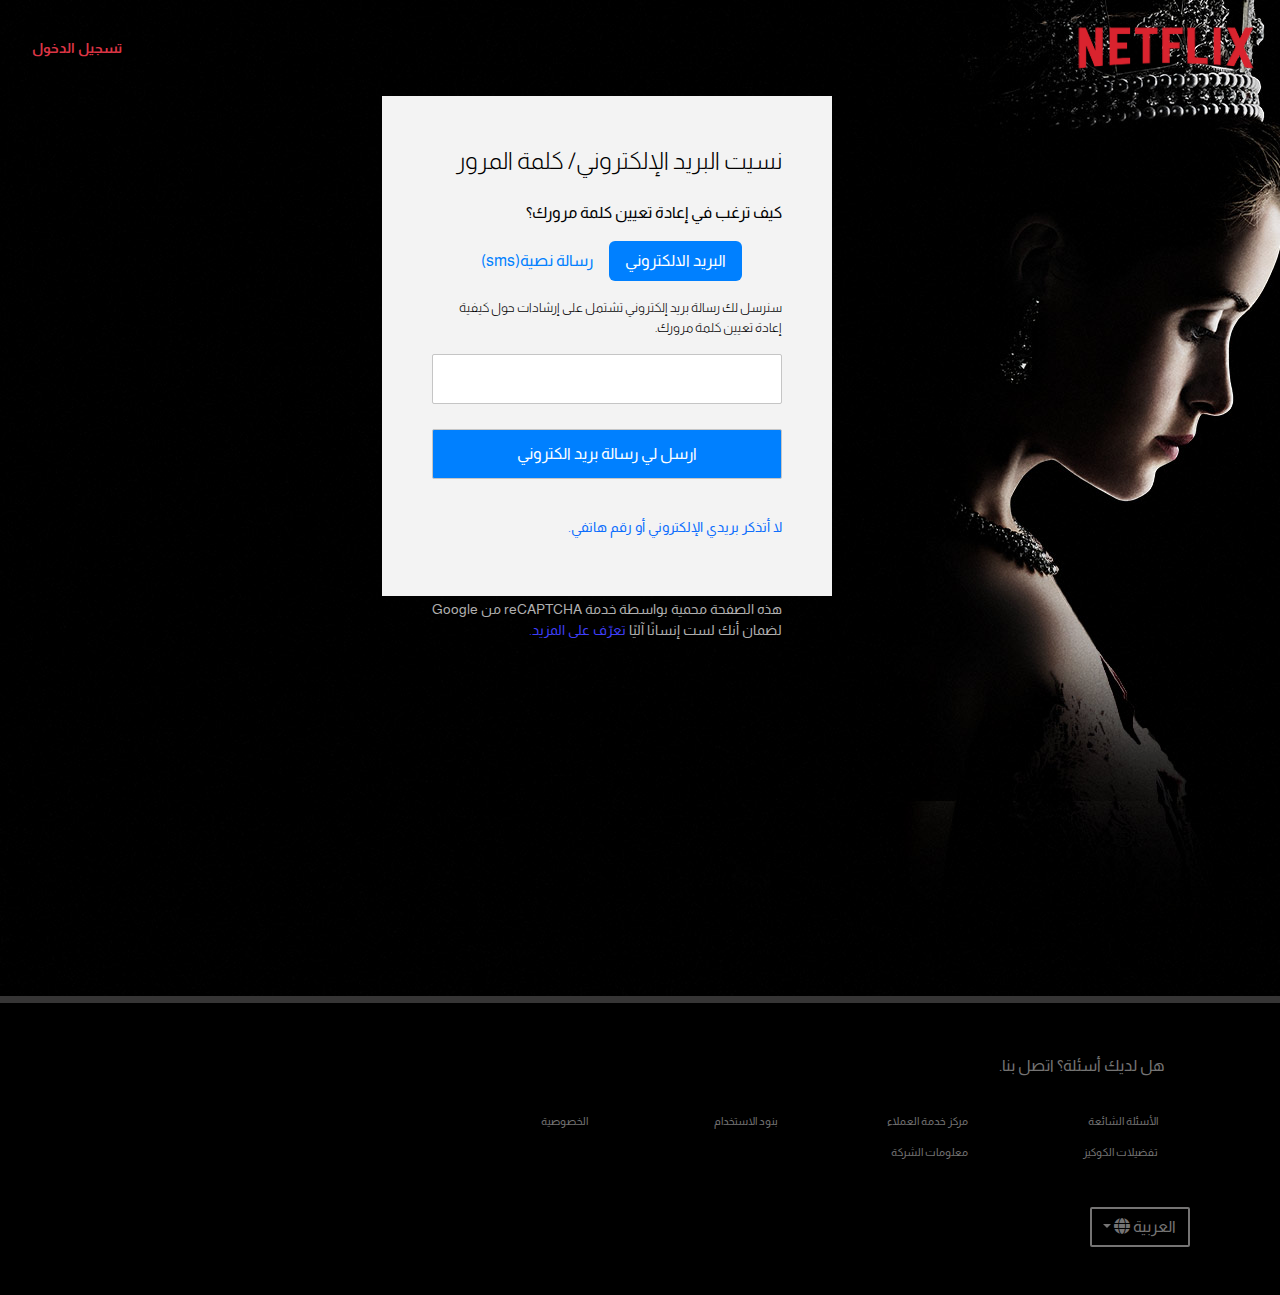
<file: loginhelp.html>
<!doctype html>
<html lang="ar">
  <head>
    <meta charset="utf-8">
    <meta name="viewport" content="width=device-width, initial-scale=1">
    <title>login help</title>
    <!-- font awesome 6 -->
    <link rel="stylesheet" href="css/all.min.css">
    <!-- bootstrap 5 -->
    <link rel="stylesheet" href="css/bootstrap.min.css" >
    <!-- custom css -->
    <link rel="stylesheet" href="css/style.css">
  </head>
  <body>
      <!--start header-->
      <div class="headl">
        <div class="head-opcity">
      <!--start nav-->
      <nav class="navbg w-100">
        <div class="row w-100">
          <nav class="navbar">
            <div class="col-md-10">
              <a href="index.html"> <img src="img/Logo.png" alt="netflix logo" class="me-3"></a>
            </div>
            <div class="col-2 text-start">
              <a href="signin.html" class="log btn btn-sm btn-outline-secondary  bg-transparent text-danger fs-8 fw-bold">تسجيل الدخول</a>
            </div>
          </nav>
        </div>
      </nav>
      <!--end nav-->
      <!--start header-->
      <header class="header vh-100 d-flex text-center  w-100 ">
        <div class="signin login  align-items-center text-center">
        <h2>نسيت البريد الإلكتروني/ كلمة المرور</h2>
         <p>كيف ترغب في إعادة تعيين كلمة مرورك؟</p>

         <ul class="nav nav-pills mb-3" id="pills-tab" role="tablist">
          <li class="nav-item" role="presentation">
            <button class="nav-link active" id="pills-home-tab" data-bs-toggle="pill" data-bs-target="#pills-home" type="button" role="tab" aria-controls="pills-home" aria-selected="true">البريد الالكتروني</button>
          </li>
          <li class="nav-item" role="presentation">
            <button class="nav-link" id="pills-profile-tab" data-bs-toggle="pill" data-bs-target="#pills-profile" type="button" role="tab" aria-controls="pills-profile" aria-selected="false">رسالة نصية(sms)</button>
          </li>
        </ul>
        <div class="tab-content" id="pills-tabContent">
          <div class="tab-pane fade show active" id="pills-home" role="tabpanel" aria-labelledby="pills-home-tab" tabindex="0">
             <p>سنرسل لك رسالة بريد إلكتروني تشتمل على إرشادات حول كيفية إعادة تعيين كلمة مرورك.</p>
             <div class="form-floating mb-3">
              <input type="email" class="form-control bg-white" id="floatingInput" placeholder="name@example.com">
              <input class="btn btn-primary sent"type="submit" value="ارسل لي رسالة بريد الكتروني">
            </div>
            <a href="">لا أتذكر بريدي الإلكتروني أو رقم هاتفي.</a>
          </div>
          <div class="tab-pane fade" id="pills-profile" role="tabpanel" aria-labelledby="pills-profile-tab" tabindex="0">
            <p>سنرسل لك رسالة نصية بها رمز تأكيد لإعادة تعيين كلمة مرورك. قد تُطبّق رسوم الرسائل النصية واستخدام البيانات.</p>
            <div class="form-floating mb-3">
              <div class="input-group mb-3">
                <button class="btn btn-outline-secondary dropdown-toggle " type="button" data-bs-toggle="dropdown" aria-expanded="false">&#x2705; +970 </button>
                <ul class="dropdown-menu ">
                  <li><a class="dropdown-item" href="#">Action</a></li>
                  <li><a class="dropdown-item" href="#">Another action</a></li>
                  <li><a class="dropdown-item" href="#">Something else here</a></li>
                  <li><a class="dropdown-item" href="#">Separated link</a></li>
                </ul>
                <input type="text" class="form-control " aria-label="Text input with dropdown button">
              </div>

              <input class="btn btn-primary sent"type="submit" value="ارسل لي رسالة نصية">
            </div>
            <a href="">لا أتذكر بريدي الإلكتروني أو رقم هاتفي.</a>
          </div>       
        </div>
        <p class="ropot align-items-start">هذه الصفحة محمية بواسطة خدمة   reCAPTCHA من Google     لضمان أنك لست إنسانًا آليًا <a href=""> تعرّف على المزيد. </a></p>
        </div>
      <!--end header-->
      </div>
      </div>
       <!--end header-->
       <!--start footer-->
      <section class="footer">
        <div class="container">
          <div class="cal pb-4 pt-5">
            <a href="#">هل لديك أسئلة؟ اتصل بنا.</a>
          </div>
          <div class="row">
            <div class="col-md-2">
              <ul>
                <li><a href="">الأسئلة الشائعة</a></li>
                <li><a href="">تفضيلات الكوكيز</a></li>
              </ul>
            </div>
            <div class="col-md-2">
              <ul>
              <li><a href="">مركز خدمة العملاء</a></li>
              <li><a href="">معلومات الشركة</a></li>
              </ul>
            </div>
            <div class="col-md-2">
              <ul>
                <li><a href="">بنود الاستخدام</a></li>
              </ul>
            </div>
            <div class="col-md-2">
              <ul>
                <li><a href="">الخصوصية</a></li>
              </ul>
            </div>
        
        
        
          </div>
          <form class="container-fluid justify-content-end d-flex pt-4">
            <div class="dropdown pb-5">
              <button class="lang btn btn-secondary dropdown-toggle mx-4 bg-black" type="button" data-bs-toggle="dropdown" aria-expanded="false">
                العربية <i class="fa-solid fa-globe"></i>
              </button>
              <ul class="dropdown-menu dropdown-menu-dark">
                <li><a class="dropdown-item active" href="#"> العربية</a></li>
                <li><a class="dropdown-item" href="#">الانجليزية</a></li>
              </ul>
            </div>
          </form>
          </div>
       </section>
       <!--end footer-->
     <!-- bootstrap 5 -->
     <script src="js/bootstrap.bundle.min.js"></script>
    </body>
  </html>
</file>
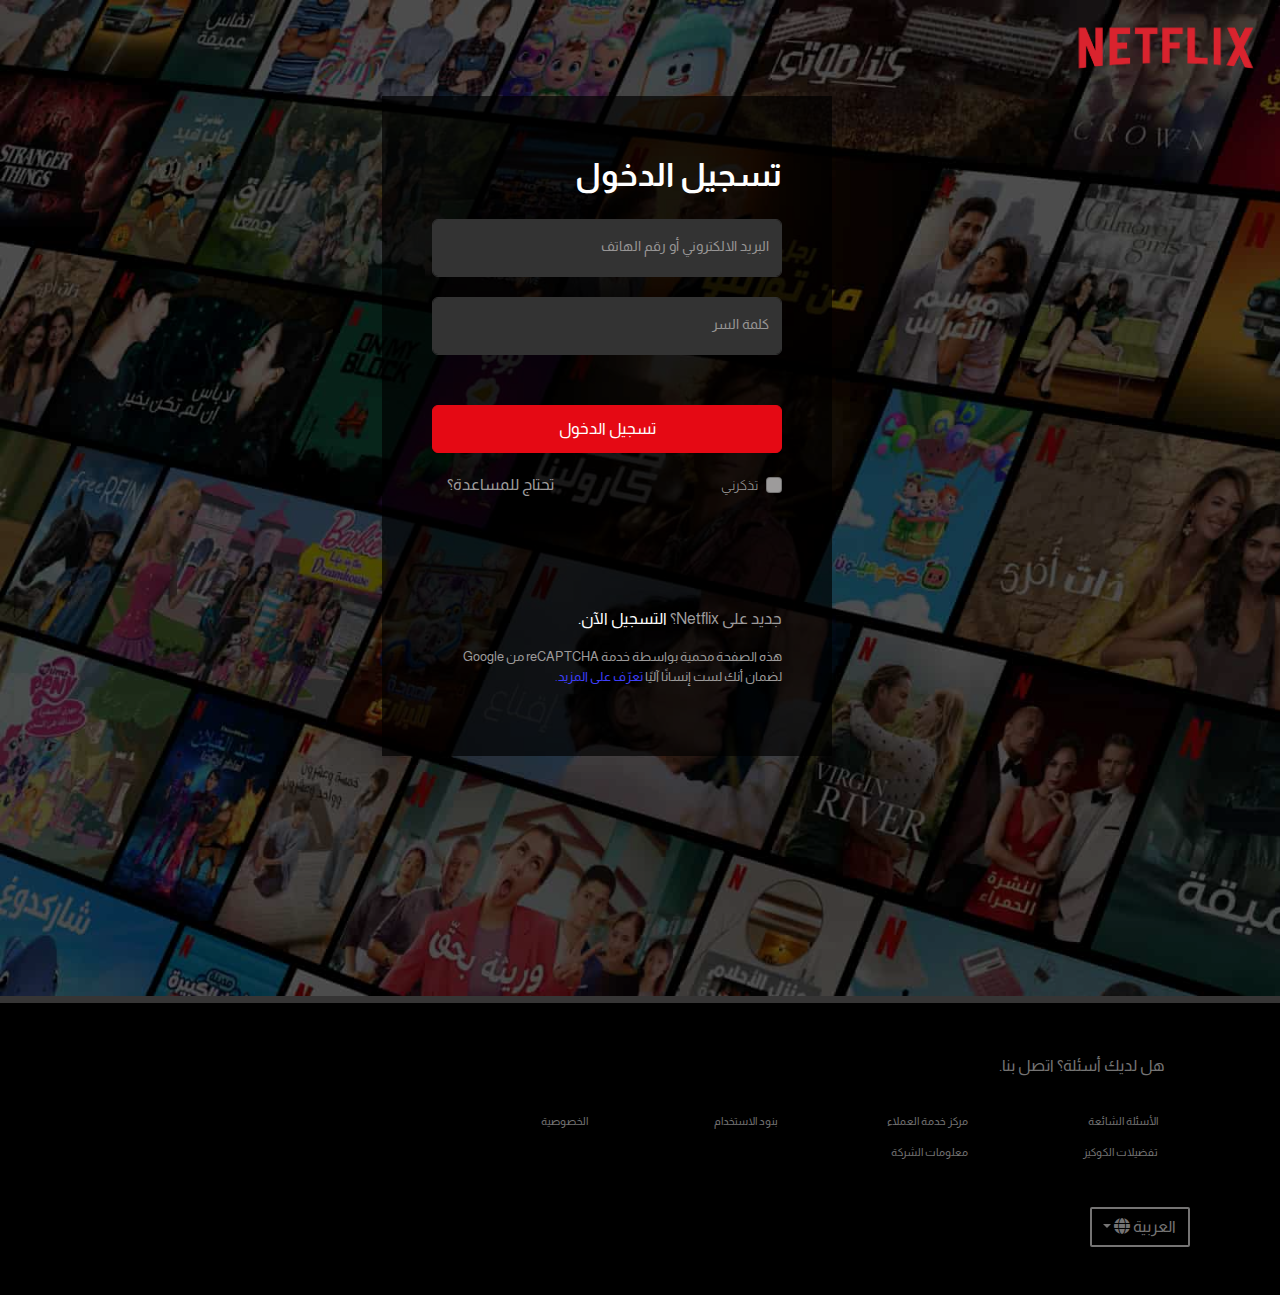
<file: signin.html>
<!doctype html>
<html lang="ar">
  <head>
    <meta charset="utf-8">
    <meta name="viewport" content="width=device-width, initial-scale=1">
    <title>signin</title>
    <!-- font awesome 6 -->
    <link rel="stylesheet" href="css/all.min.css">
    <!-- bootstrap 5 -->
    <link rel="stylesheet" href="css/bootstrap.min.css" >
    <!-- custom css -->
    <link rel="stylesheet" href="css/style.css">
  </head>
  <body>
    <!--start header-->
    <div class="head">
      <div class="head-opcity">
      <!--start nav-->
      <nav class="navbg w-100">
        <div class="row w-100">
          <nav class="navbar">
            <div class="col-md-2">
              <a href="index.html"> <img src="img/Logo.png" alt="netflix logo" class="me-3"></a>
              </div>
            <div class="col-10">
            </div>
          </nav>
        </div>
      </nav>
      <!--end nav-->
      <!--start header-->
      <header class="header vh-100 d-flex text-center  w-100 ">
        <div class="signin  align-items-center text-center">
        <h2>تسجيل الدخول</h2>
            <div class="form-floating mb-3">
                <input type="email" class="form-control bg-#333" id="floatingInput" placeholder="name@example.com">
                <label for="floatingInput" >البريد الالكتروني أو رقم الهاتف</label>
              </div>
              <div class="form-floating">
                <input type="password" class="form-control" id="floatingPassword" placeholder="Password">
                <label for="floatingPassword">كلمة السر</label>
              </div>
              <input class="btn btn-primary" type="submit" value="تسجيل الدخول">
              <div class="form-check form-check-reverse ">               
                <div class="row">
                  
                  <div class="col-7 ">
                    <input class="form-check-input" type="checkbox" value="" id="reverseCheck1">
                    <label class="form-check-label" for="reverseCheck1">
                      تذكرني
                    </label>
                  </div>
                  <div class="col-5">
                    <a href="loginhelp.html">تحتاج للمساعدة؟</a>
                  </div>

                </div>
              </div>
              <p >
                جديد على Netflix؟ 
                <a href="signup.html">التسجيل الآن.</a>
              </p>
              <p class="ropot">هذه الصفحة محمية بواسطة خدمة 

                reCAPTCHA من Google
                 لضمان أنك لست إنسانًا آليًا <a href=""> تعرّف على المزيد. </a></p>
        </div>
        
      </header>
      <!--end header-->
      </div>
      </div>
       <!--end header-->
        <!--start footer-->
        <section class="footer">
            <div class="container">
            <div class="cal pb-4 pt-5">
              <a href="#">هل لديك أسئلة؟ اتصل بنا.</a>
            </div>
            <div class="row">
              <div class="col-md-2">
                <ul>
                  <li><a href="">الأسئلة الشائعة</a></li>
                  <li><a href="">تفضيلات الكوكيز</a></li>
                </ul>
              </div>
              <div class="col-md-2">
                <ul>
                <li><a href="">مركز خدمة العملاء</a></li>
                <li><a href="">معلومات الشركة</a></li>
                </ul>
              </div>
              <div class="col-md-2">
                <ul>
                  <li><a href="">بنود الاستخدام</a></li>
                </ul>
              </div>
              <div class="col-md-2">
                <ul>
                  <li><a href="">الخصوصية</a></li>
                </ul>
              </div>


      
            </div>
            <form class="container-fluid justify-content-end d-flex pt-4">
              <div class="dropdown pb-5">
                <button class="lang btn btn-secondary dropdown-toggle mx-4 bg-black" type="button" data-bs-toggle="dropdown" aria-expanded="false">
                  العربية <i class="fa-solid fa-globe"></i>
                </button>
                <ul class="dropdown-menu dropdown-menu-dark">
                  <li><a class="dropdown-item active" href="#"> العربية</a></li>
                  <li><a class="dropdown-item" href="#">الانجليزية</a></li>
                </ul>
              </div>
            </form>
            </div>
        </section>
        <!--end footer-->
     <!-- bootstrap 5 -->
     <script src="js/bootstrap.bundle.min.js"></script>
    </body>
  </html>
</file>
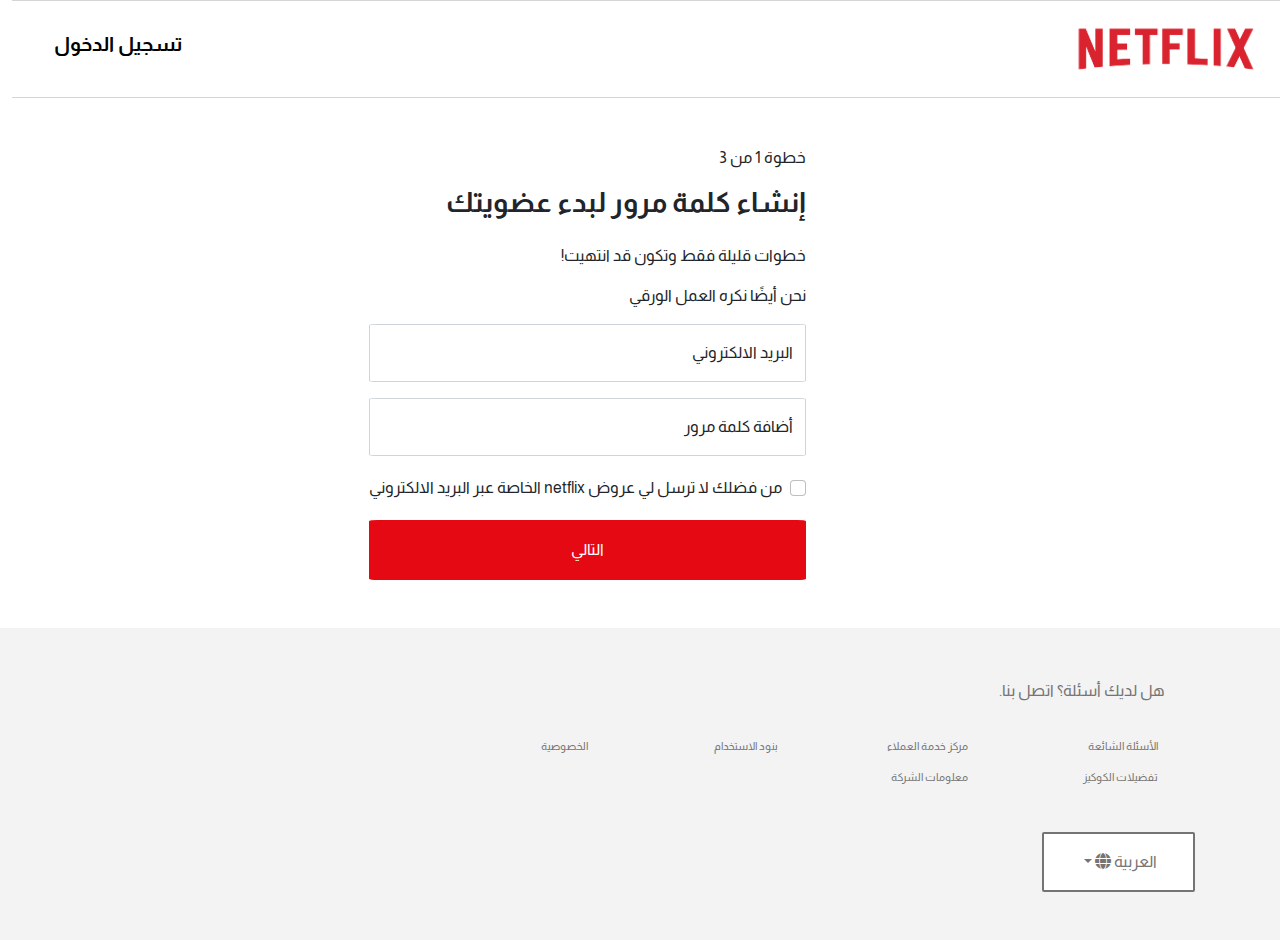
<file: signup.html>
<!doctype html>
<html lang="ar">
  <head>
    <meta charset="utf-8">
    <meta name="viewport" content="width=device-width, initial-scale=1">
    <title>sign up</title>
    <!-- font awesome 6 -->
    <link rel="stylesheet" href="css/all.min.css">
    <!-- bootstrap 5 -->
    <link rel="stylesheet" href="css/bootstrap.min.css" >
    <!-- custom css -->
    <link rel="stylesheet" href="css/style.css">
  </head>
  <body class="signup bg-white">
    <!--start nav-->
     <nav class="navbg w-100">
     <div class="row w-100">
      <nav class="navbar">
        <div class="col-md-2">
          <a href="index.html"> <img src="img/Logo.png" alt="netflix logo" class="me-3"></a>
          </div>
          <div class="col-2 text-start">
            <a href="signin.html" class="log btn btn-sm btn-outline-secondary  bg-transparent fs-5 fw-bold">تسجيل الدخول</a>
          </div>
      </nav>
     </div>
     </nav>
     <!--end nav-->
     <!--start body-->
     <div class="body d-flex align-items-center my-5">
        <div class="signup-content ">
        <p>خطوة 1 من 3</p>
        <h2 class="fw-bold fs-3 pb-3">إنشاء كلمة مرور لبدء عضويتك</h2>
        <p class="fs-6">خطوات قليلة فقط وتكون قد انتهيت!</p>
        <p class="fs-6">نحن أيضًا نكره العمل الورقي </p>
        <div class="form-floating mb-3">
            <input type="email" class="form-control bg-#333 " id="floatingInput" placeholder="name@example.com">
            <label for="floatingInput" >البريد الالكتروني</label>
          </div>
          <div class="form-floating">
            <input type="password" class="form-control" id="floatingPassword" placeholder="Password">
            <label for="floatingPassword">أضافة كلمة مرور</label>
          </div>
          <div class="form-check form-check-reverse">
            <input class="form-check-input" type="checkbox" value="" id="reverseCheck1">
            <label class="form-check-label" for="reverseCheck1">
              من فضلك لا ترسل لي عروض netflix الخاصة عبر البريد الالكتروني
            </label>
            </div>
          <input class="btn btn-primary" type="submit" value="التالي">
          </div>
     </div>
     <!--end body-->

     <!--start footer-->
     <section class="footer">
            <div class="container">
            <div class="cal pb-4 pt-5">
              <a href="#">هل لديك أسئلة؟ اتصل بنا.</a>
            </div>
            <div class="row">
              <div class="col-md-2">
                <ul>
                  <li><a href="">الأسئلة الشائعة</a></li>
                  <li><a href="">تفضيلات الكوكيز</a></li>
                </ul>
              </div>
              <div class="col-md-2">
                <ul>
                <li><a href="">مركز خدمة العملاء</a></li>
                <li><a href="">معلومات الشركة</a></li>
                </ul>
              </div>
              <div class="col-md-2">
                <ul>
                  <li><a href="">بنود الاستخدام</a></li>
                </ul>
              </div>
              <div class="col-md-2">
                <ul>
                  <li><a href="">الخصوصية</a></li>
                </ul>
              </div>


      
            </div>
            <form class="container-fluid justify-content-end d-flex pt-4">
              <div class="dropdown pb-5">
                <button class="lang btn btn-secondary dropdown-toggle mx-4 bg-white" type="button" data-bs-toggle="dropdown" aria-expanded="false">
                  العربية <i class="fa-solid fa-globe"></i>
                </button>
                <ul class="dropdown-menu dropdown-menu-dark">
                  <li><a class="dropdown-item active" href="#"> العربية</a></li>
                  <li><a class="dropdown-item" href="#">الانجليزية</a></li>
                </ul>
              </div>
            </form>
            </div>
     </section>
     <!--end footer-->
     <!-- bootstrap 5 -->
     <script src="js/bootstrap.bundle.min.js"></script>
    </body>
  </html>
</file>
<file: css/style.css>
@import url('https://fonts.googleapis.com/css2?family=Almarai:wght@400;800&display=swap');
@import url('https://fonts.googleapis.com/css2?family=Roboto:wght@500;700&display=swap');
body{
    font-family: 'Almarai', sans-serif;
    background-color: rgb(54, 53, 53);
    direction: rtl;
}
/*start head */
.head{
    background-image: url('../img/header.jpg');
    background-size: cover ;
}
.head-opcity{
    height: 100%;
    width: 100%;
    background-color: rgba(0, 0, 0, .6);
}
.navbar img{
    height: 80px;
    width: 220px;
}
.dropdown .lang{
    border: 1px solid white;
    border-radius: 2px;
    width: 100px;
}
.log {
    background-color: #e50914;
    color: white;
    border: #e50914;
    padding: 10px 20px;
}
.btn:hover{
    background-color: #e50914;
}
.header-content{
  color: #fff;
}
.header-content h1{
    width: 45%;
    font-weight: bolder;
    margin-right: 28%;
    margin-top: 10%;
    font-size: 4rem;
    line-height: 100px;
}
.header-content :nth-child(2){
    font-size: 1.47rem;
    line-height: 35px;
}
.header-content :nth-child(3){
    font-size: 1.1rem;
    word-spacing: 3px;
}
.form{
    margin-right: 30%;
}
.form .form-control{
    height: 70px;
    width: 475px;
    border-radius: 1px;
    border: #e50914;
    margin-left: 1.5px;
}
.form button{
    border: #e50914;
    width: 130px;
    height: 70px;
    border-radius: 1px;
    background-color: #e50914;
    font-size: 1.7rem;
}
.form button:hover{
    background-color: #ff0a17;
}
/*end head */

/*start enjoy */
.enjoy ,.downlad ,.show,.Children{
    color: #fff;
    text-align: right;
    padding-bottom: 60px;
    margin-top: 7px;
}
.enjoy h2 ,.downlad h2,.show h2 ,.Children h2{
    font-weight: 700;
    font-size: 3rem;
    line-height: 80px;
    padding-top: 70px;
}
.enjoy p ,.show p {
    font-size: 1.9rem;
    font-weight: 300;
    line-height: 60px;
    padding-top: 50px;
}
.enjoy video {
    display: inline-block;
    margin-top: -140px;
    margin-right: 75px;
}
.enjoy img{
    margin-top: -230px;
}
/*end enjoy */

/*start downlad*/
.downlad p{
    font-size: 1.5rem;
    font-weight: 200;
    line-height: 60px;
    padding-top: 50px;
    width: 80%;
    margin-left: 130px;
}
.downlad .mobile img{
    width: 70%;
}
/*end downlad */

/*start show */
.show img{
    margin-top: -200px;
    width: 90%;

}
.show video{
    width: 65%;
    margin-right: 102px;
    display: inline-block;
    margin-top: -140px;
}
/*end show */

/*start children*/
.Children p{
    font-size: 1.7rem;
    font-weight: 200;
    line-height: 40px;
    padding-top: 50px;
}
.Children img{
    width: 90%;
}
.stranger{
    padding: 20px 30px 10px 10px;
    border-radius: 10px;
    border: solid 1px white;
    margin-top: 5px;
    top: 240px;
    right: 55px;
}
.stranger .box img{
    height: 80px;
    width: 65px;
}
.stranger .st h3 ,.stranger .st h4{
    font-size: 1.3rem;
    text-align: left;
    padding-left: 15px;
    padding-right: 15px;
}
.st h4{
    color: blue;
}
/*end children*/

/*start question*/
.question{
    margin-top:7px;
    color: #fff;
    padding-top: 70px;
    padding-bottom: 70px;
}
.question .question-head h2{
    font-size: 3rem;
    font-weight: 800;
    text-align: center;
    padding-bottom: 70px;
}
.question5{
    width:65%;
    margin-right: 18%;
}
.accordion-button:not(.collapsed){
    background-color: #303030;
    box-shadow: none;
    color: #fff;
}
.accordion-button{
    background-color: #303030;
    color: #fff;
    border: none;
    box-shadow: none;
    padding-top: 25px;
    padding-bottom: 25px;
}

.accordion-item{
    margin-bottom: 10px;
    padding-top: 1px;
    background-color: transparent;
    border: none;
    background-color:#303030;
}
.accordion-item i{
    font-size: 3rem;
    color: #ffffff;
    font-weight: 100;
    margin-top: 10;
}
.accordion-item h2 button.accordion-button{
    font-size: 1.5rem;

}
.accordion-collapse .accordion-body{
    margin-top: 2px;
    background-color: #303030;
}
.accordion-collapse{
    background-color: #303030;
}
.accordion-body p{
    font-size: 1.4rem;
    line-height: 30px;
    margin-bottom: 5px;
    margin-top: 1px;
}
.accordion-body p{
    font-size: 1.5rem;
}

.accordion-button::after {
  display: none;
}
.accordion-button:not(.collapsed)::after {
    display: none;
}
.question .form{
    margin-right: 27%;
}
/*end question*/

/*start footer*/
.footer{
    background-color: black;
    margin-top: 7px;

    text-align: right;
    line-height: 30px;
}
.cal{
    margin-right: 3%;
}
.cal a{
    text-decoration: none;
    color: rgb(117, 116, 116);
}
.cal a:hover{
    text-decoration: underline;
}
.footer  li a{
    list-style: none;
    text-decoration: none;
    color: rgb(117, 116, 116);
    font-size:.7rem;
}
.footer  li a:hover{
    text-decoration:underline;
}
.footer ul{
    list-style: none;
}
.footer p{
    color: rgb(117, 116, 116);
    margin-right: 2%;
    font-size: .7rem;
}
.footer .dropdown{
    color: rgb(117, 116, 116);
    margin-left: 89%;
}
.footer .dropdown button{
    color: rgb(117, 116, 116);
    border: rgb(117, 116, 116) solid 2px;
}
/*end footer*/
/*/////////////////////////////////////////////////////////////////////*/
/*start sign*/
.signin{
    width: 450px;
    padding: 50px;
    background-color: rgba(0, 0, 0, .68);
    margin-right: 35%;
    height: 660px;
}
.signin h2{
    color: #fff;
    text-align: right;
    font-size: 2rem;
    font-weight: 700;
    margin-top: 10px;
    margin-bottom: 25px;
}
.signin .form-floating input{
    border-color: #333333;
    color: #fff;
    background-color: #333333;
    margin-bottom: 20px;
}
.signin label{
    color: rgb(151, 149, 149);
    text-align: right;
    font-size: .9rem;
}
.signin .btn{
    background-color: #e50914;
    color: #fff;
    border-color: #e50914;
    width: 100%;
    height: 48px;
    margin-top: 30px;
}
.form-check{
    margin-top: 20px;
    margin-bottom: 110px;
}
.signin .form-check label{
    color: rgb(157, 155, 155);
    text-align: right;
    font-weight: 200;
}
.form-check-input{
    background-color: rgb(157, 155, 155);

}
.form-check-input:checked {
    background-color: rgb(157, 155, 155);
    border-color: #ffffff;
    color: #fff;
}
.form-check .row a{
    text-decoration: none;
    color: rgb(157, 155, 155);
}
.form-check .row a:hover{
    text-decoration: underline;
}
.signin p{
    color: rgb(157, 155, 155);
    text-align: right;

}
.signin p a{
    text-decoration: none;
    color: #fff;
    display: inline-block;
}

.signin .ropot {
    font-size: .83rem;
}
.signin .ropot a{
    color: rgb(63, 63, 250);
}
/*end sign*/
/*/////////////////////////////////////////////////////////////////////*/
/*start headl (login help)*/
.headl{
    background-image: url('../img/login-the-crown_2-1500x1000.jpg');
    
}
.headl .head-opcity{
    height: 100%;
    width: 100%;
    background-color: rgba(0, 0, 0, 0.025);
}
.headl .login{
    background-color: #f3f3f3;
    height: 500px;
}
.headl h2 {
    font-size: 1.5rem;
    color: #000;
    font-weight: 200;
    margin-top: 1px;
}
.headl p{
    font-size: 1rem;
    color: #000;
}
.login li{
    text-align: right;
    
}
.nav-pills .nav-link.active, .nav-pills .show>.nav-link{
    background-color: #0080ff;
}
.nav-link{
    color: #0080ff;
}
.nav-link:focus, .nav-link:hover{
    color: #0080ff;
}
.tab-content p{
    line-height: 20px;
    padding-top: 1px;
    font-size: .8rem;
}
.login .form-floating input{
    border-radius: 2px;
    border-color: #c5c5c5;
    height: 50px;
}
.login .btn{
 margin-top: 5px;
 background-color: #e50914;
}
.login .form-floating input.sent{
    background-color: #0080ff;
}
.login .form-floating input.sent:hover{
    background-color: #3399ff;
}
.tab-pane a{
    text-decoration: none;
    font-size: .9rem;
}
.tab-pane a:hover{
    text-decoration: underline;
    color: #0080ff;
}
.login .ropot{
    color: rgb(177, 176, 176);
    width: 100%;
    font-size: .9rem;
}
.tab-pane .input-group button.btn-outline-secondary{
    background-color: #FFF;
    width: 30%;
    border: #333333;
    color: #000;
    height: 50px;
}
.input-group:not(.has-validation)>.dropdown-toggle:nth-last-child(n+3), .input-group:not(.has-validation)>.form-floating:not(:last-child)>.form-control, .input-group:not(.has-validation)>.form-floating:not(:last-child)>.form-select, .input-group:not(.has-validation)>:not(:last-child):not(.dropdown-toggle):not(.dropdown-menu):not(.form-floating) {
    border-top-right-radius: 0;
    border-bottom-right-radius: 0;
    border-top-left-radius: 0;
    border-bottom-left-radius: 0;
    margin-top: 0px;
    border: #333 solid 1px;
}
.input-group>.form-floating:not(:first-child)>.form-control, .input-group>.form-floating:not(:first-child)>.form-select, .input-group>:not(:first-child):not(.dropdown-menu):not(.form-floating):not(.valid-tooltip):not(.valid-feedback):not(.invalid-tooltip):not(.invalid-feedback){
    background-color: #fff;
    border: #333333 solid 1px;
}
/*end headl*/
/*start sign up*/

.signup .navbar{
    border-top: solid 1px #d6d4d4;
    border-bottom: solid 1px #d6d4d4;
}
.signup .navbar .log{
    color: #000;
}
.signup-content input{
    border-radius: 2%;
}
.signup .footer{
    background-color: #f3f3f3;
}
.signup-content{
    margin-right: 37%;
}
.signup .btn{
    background-color: #e50914;
    width: 100%;
    height: 60px;
    border: #e50914;

}
.signup-content .form-check-input {
    background-color: #fff;
}
.signup-content .form-check {
    margin-top: 20px;
    margin-bottom: 20px;
}
/*end sign up*/
@media (max-width: 576px) {
    .navbar img{
        height: 40px;
        width: 110px;
    }
    .dropdown .lang{
        width: 70px;
        font-size: .5rem;
    }
    .log{
        padding: 5px;
        font-size: .5rem;
    }
    .header-content h1{
        width: 100%;
        font-weight: auto;
        margin-right: auto;
        margin-top: 6%;
        font-size: 1.5rem;
        line-height: 35px;
    }
    .header-content :nth-child(2){
        font-size: 1rem;
        line-height: 20px;
        margin-top: 0%;
    }
    .header-content :nth-child(3){
        font-size: 1rem;
        word-spacing: 3px;
    }
    .form{
        margin-right: auto;
    }
    .form .form-control{
        height: 40px;
        width: 250px;
        border-radius: 1px;
        border: #e50914;
        margin-right: 30px;
    }
    .form button{
        width: 60px;
        height: 40px;
    }
    .enjoy ,.downlad ,.show,.Children{
        text-align: center;
        padding-bottom: 62px;
        margin-top: 10px;
    }
    .enjoy{
        padding-bottom: 70%;
    }
    .enjoy h2 ,.downlad h2,.show h2 ,.Children h2{
        font-weight: 200;
        font-size: 1.5rem;
        line-height: 35px;
        padding-top: 10px;
    }
    .enjoy p ,.show p {
        font-size: .8rem;
        font-weight: 100;
        line-height: 25px;
        padding-top: 10px;
    }
    .enjoy video {
        margin-top: 40px;
        margin-right: 10px;
        height: 200px;
        width: 310px;
    }
    .enjoy img{
        margin-top: 5px;
        height: 250px;
        width: 370px;
    }
    .downlad p{
        font-size: .8rem;
        font-weight: 100;
        line-height: 30px;
        padding-top: 10px;
        width: 100%;
        margin-left: 1px;
    }
    .downlad .mobile img{
        width: 70%;
    }
    .downlad .mobile{
        margin-top: 50px;
    }
    .stranger{
        margin-top: -80px;
        margin-left: 30px;
    }
 
    .downlad .content{
        margin-top: 100px;
    }
    .show{
        padding-bottom: 70%;
        border: #0080ff solid 2px;
    }
    .show img{
        margin-top: 1px;
        width: 80%;
    }
    .show video{
        width: 45%;
        margin-right: 1px;
        display: inline-block;
        margin-top: 25px;
    }

    .Children p{
        font-size: .8rem;
        font-weight: 100;
        line-height: 20px;
        padding-top: 15px;
    }
    .Children img{
        width: 90%;
        margin-top: 40px;
    }
    .question .question-head h2{
        font-size: 2rem;
        font-weight: 200;
        text-align: center;
        padding-bottom: 20px;
    }
    .question5{
        width:100%;
        margin-right: 0%;
    }
    .accordion-item h2 button.accordion-button{
        font-size: 1rem;
    }
    .accordion-body p{
        font-size: 1rem;
        line-height: 30px;
        margin-bottom: 5px;
        margin-top: 1px;
    }
    .accordion-body p{
        font-size: 1rem;
    }
    .question .form{
        margin-right: 0%;
        font-size: .5rem;
    }
    .footer .dropdown{
        margin-left: 0%;
    }

    .signin{
        width: 450px;
        padding: 30px;
        background-color: rgba(0, 0, 0, .68);
        margin-right: 0%;
        height: 660px;
    }
    .signup-content{
        margin-right: 1%;
    }
}
</file>
<file: css/styleH.css>
@import url('https://fonts.googleapis.com/css2?family=Almarai:wght@400;800&display=swap');
body{
    font-family: 'Almarai', sans-serif;
    background-color: black;
}
/*start header*/
.navbar {
    color: #fff;
    align-items: center;
    text-align: center;
    height: 7%;
}
.navbar-nav .nav-link.active, .navbar-nav .show>.nav-link{
    color: #fff;

}
.navbar img{
    height: 45px;
    width: 140px;
}
.nav-icons i,.nav-icons p{
    margin-right: 20px;
    margin-top: 20px;
    margin-bottom: 1px;
}
.navbar-collapse{
    margin-bottom: 15px;
}
.header{
    background-image: url('../img/header.webp');
    background-repeat: no-repeat;
    background-size: cover;
    background-attachment: fixed;
}
.header-content{
    height: 80%;
}
.header-content p{
    width: 37%;
    font-size: 1rem;
    font-weight: 500;
    color: #fff;
    margin-top: 2%;
    margin-bottom: 1.5%;
}
.btn-primary{
    word-spacing: 10px;
    padding-right: 1.5%;
    padding-left: 1.5%;
    font-size: 1.2rem;
    margin-right: 2%;
    font-weight: 550;
}
.play{
    color: black;
    background-color: #fff;
    border: #fff;
}
.play:hover{
    background-color: #fff;
    color: black;
}
.info{
    color: #fff;
    background-color: #7e7e7e69;
    border: #7e7e7e69; 
    
}
.header-footer{
    bottom: 0%;
    direction: rtl;

}
.age {
    background-color: rgba(109, 109, 110, 0.4);
    color: #fff;
    padding: 5px 29px;
    border-left: 2px solid #fff;
}
.volume i {
    width: 40px;
    height: 40px;
    line-height: 40px;
    text-align: center;
    border-radius: 50%;
    color: #fff;
    margin-right: 20px;
    border: 1px solid #fff;
}
/*end header*/
/*start movies*/
.tv{
  padding-top: 3%;
}

.movies h2{
    font-size: 2rem;
    font-weight: 600;
    letter-spacing: 2px;
    color: #fff;
}
.movies p{
    font-size: .9rem;
    margin-bottom: 2px;
}
.card{
    color: #000;
    border-radius: 0px;
    border: 0px;
    padding-top: 10px;
    padding-right: 10px;
    background-color: transparent;
    transition: all .5s;
}
.card:hover{
    padding-top: 1px;
    padding-right: 1px;
    color: #fff;
}
.card img{
    border-radius: 0px;
    border: 0px;
    background-color: transparent;


}
.card-body{
    padding: var(--bs-card-spacer-y) 0  0 0;

}
.card-icons i{
    border: .5px solid;
    border-radius: 50%;
    font-size: 1rem;
    height: 23px;
    width: 23px;
    text-align: center;
    align-items: center;
    justify-content: center;
    padding-top: 3px;
    margin-right: 3px;
}
.card-match span{
    margin-right: 10px;
    margin-top: 5px;
    font-size: .9rem;
}
/*end action*/
/*start footer*/
.footer{
    margin-top: 1%;
    line-height: 30px;
}
.footer .home{
    border: #fff solid 1px;
    color: rgb(195, 193, 193);
    text-decoration: none;
    padding: 5px;
}
.social a{
    text-decoration: none;
    color: #fff;
    margin-right: 2%;
    font-size: 1.2rem;
}
.social a:hover{
    text-decoration: underline;
}
.footer li {
    margin-left: 0ch;
}
.footer  li a{
    list-style: none;
    text-decoration: none;
    color: #fff;
    font-size:.85rem;
}
.footer  li a:hover{
    text-decoration:underline;
}
.footer ul{
    list-style: none;
}
.footer p{
    color: rgb(186, 185, 185);
    font-size: .8rem;
    margin-top: 2%;
}
ul {
    display: block;
    list-style-type: disc;
    margin-block-start: 1em;
    margin-block-end: 1em;
    margin-inline-start: 0px;
    margin-inline-end: 0px;
    padding-inline-start: 0px;
}
/*end footer*/
@media (max-width: 576px) { 
 
    .navbar img{
        height: 35px;
        width: 100px;
    }
    .header-content img{
        width: 90%;
    }
    .header-content p{
        width: 100%;
    }
    .play{
        width: 35%;
    }
    .info{
        width: 50%;
    }
    .header-content{
        height: 70%;
    }

    .card{
        padding-left: 1px;
    }
    .card:hover{
        padding-top: 10px;
        padding-right: 10px;
    }
    .card-body{
        display: none;
    }
    .movies h2{
        font-size: 1.8rem;
    }
}
</file>
